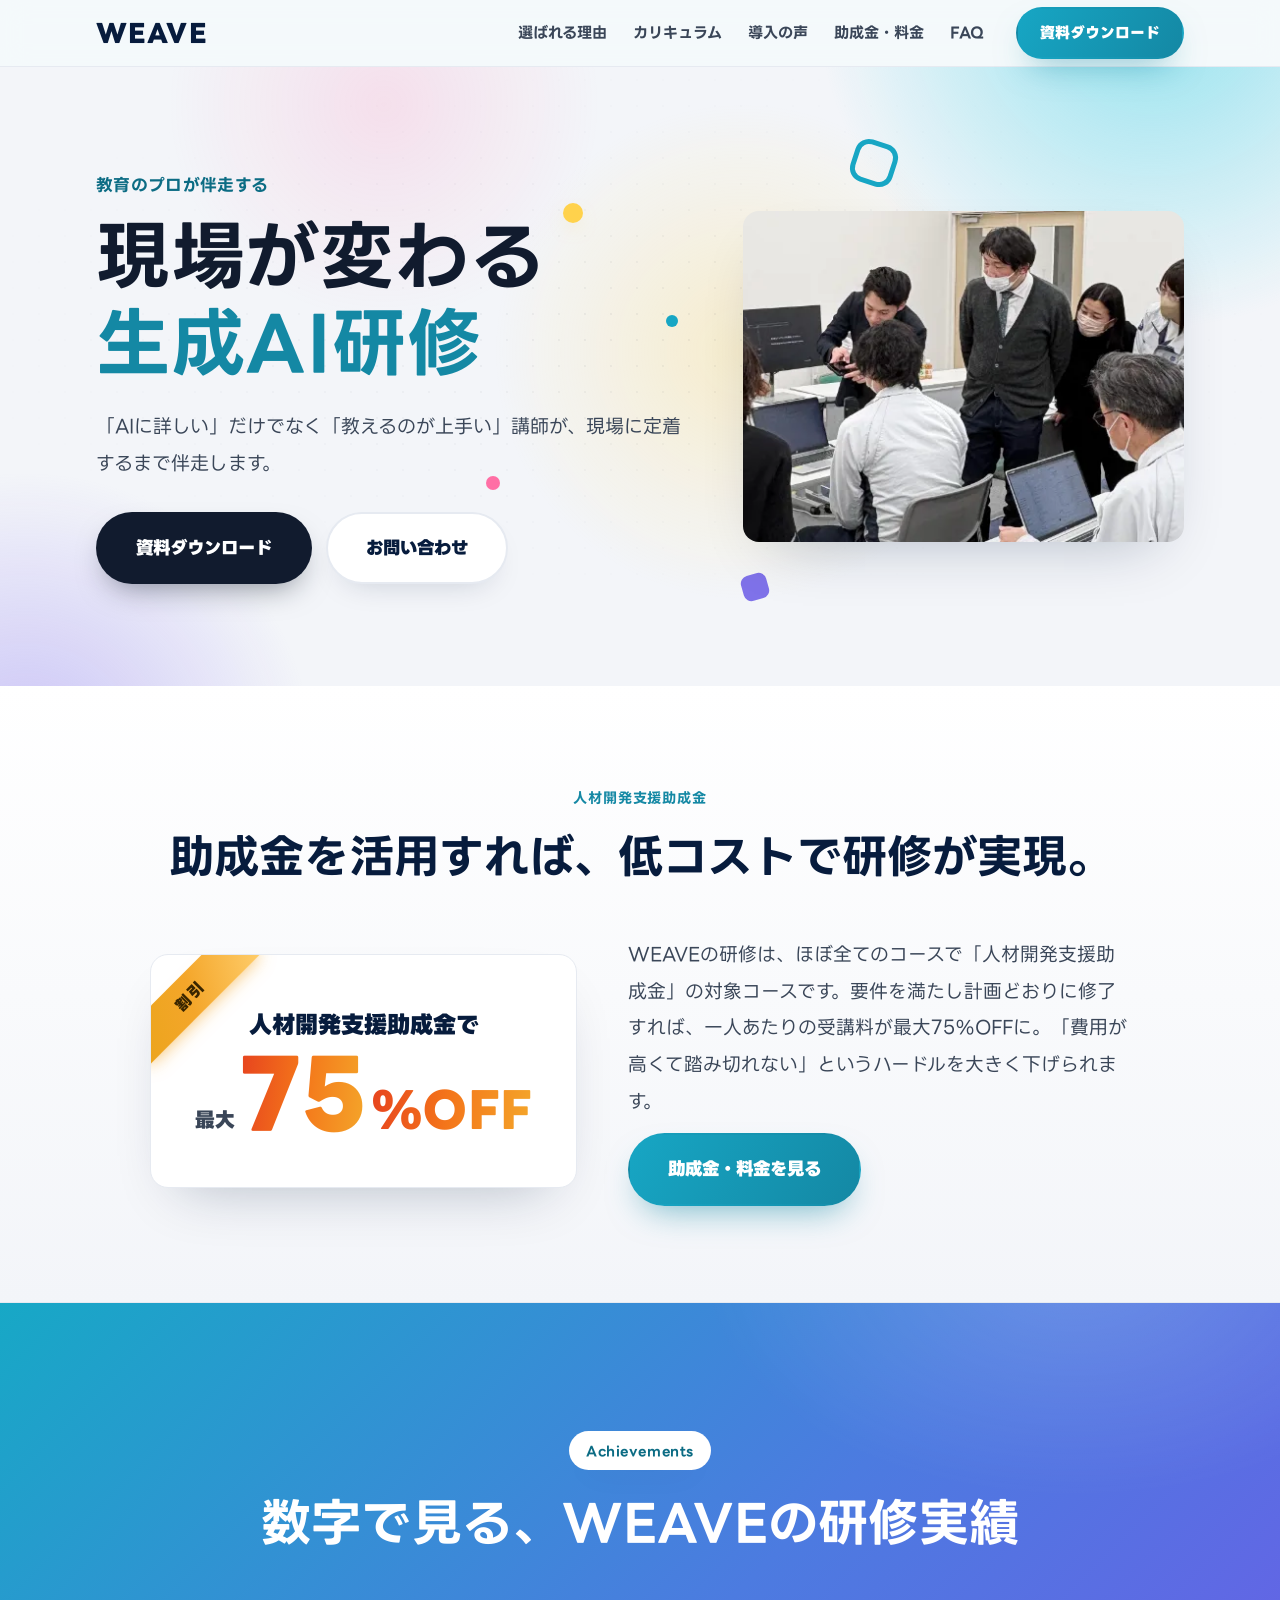
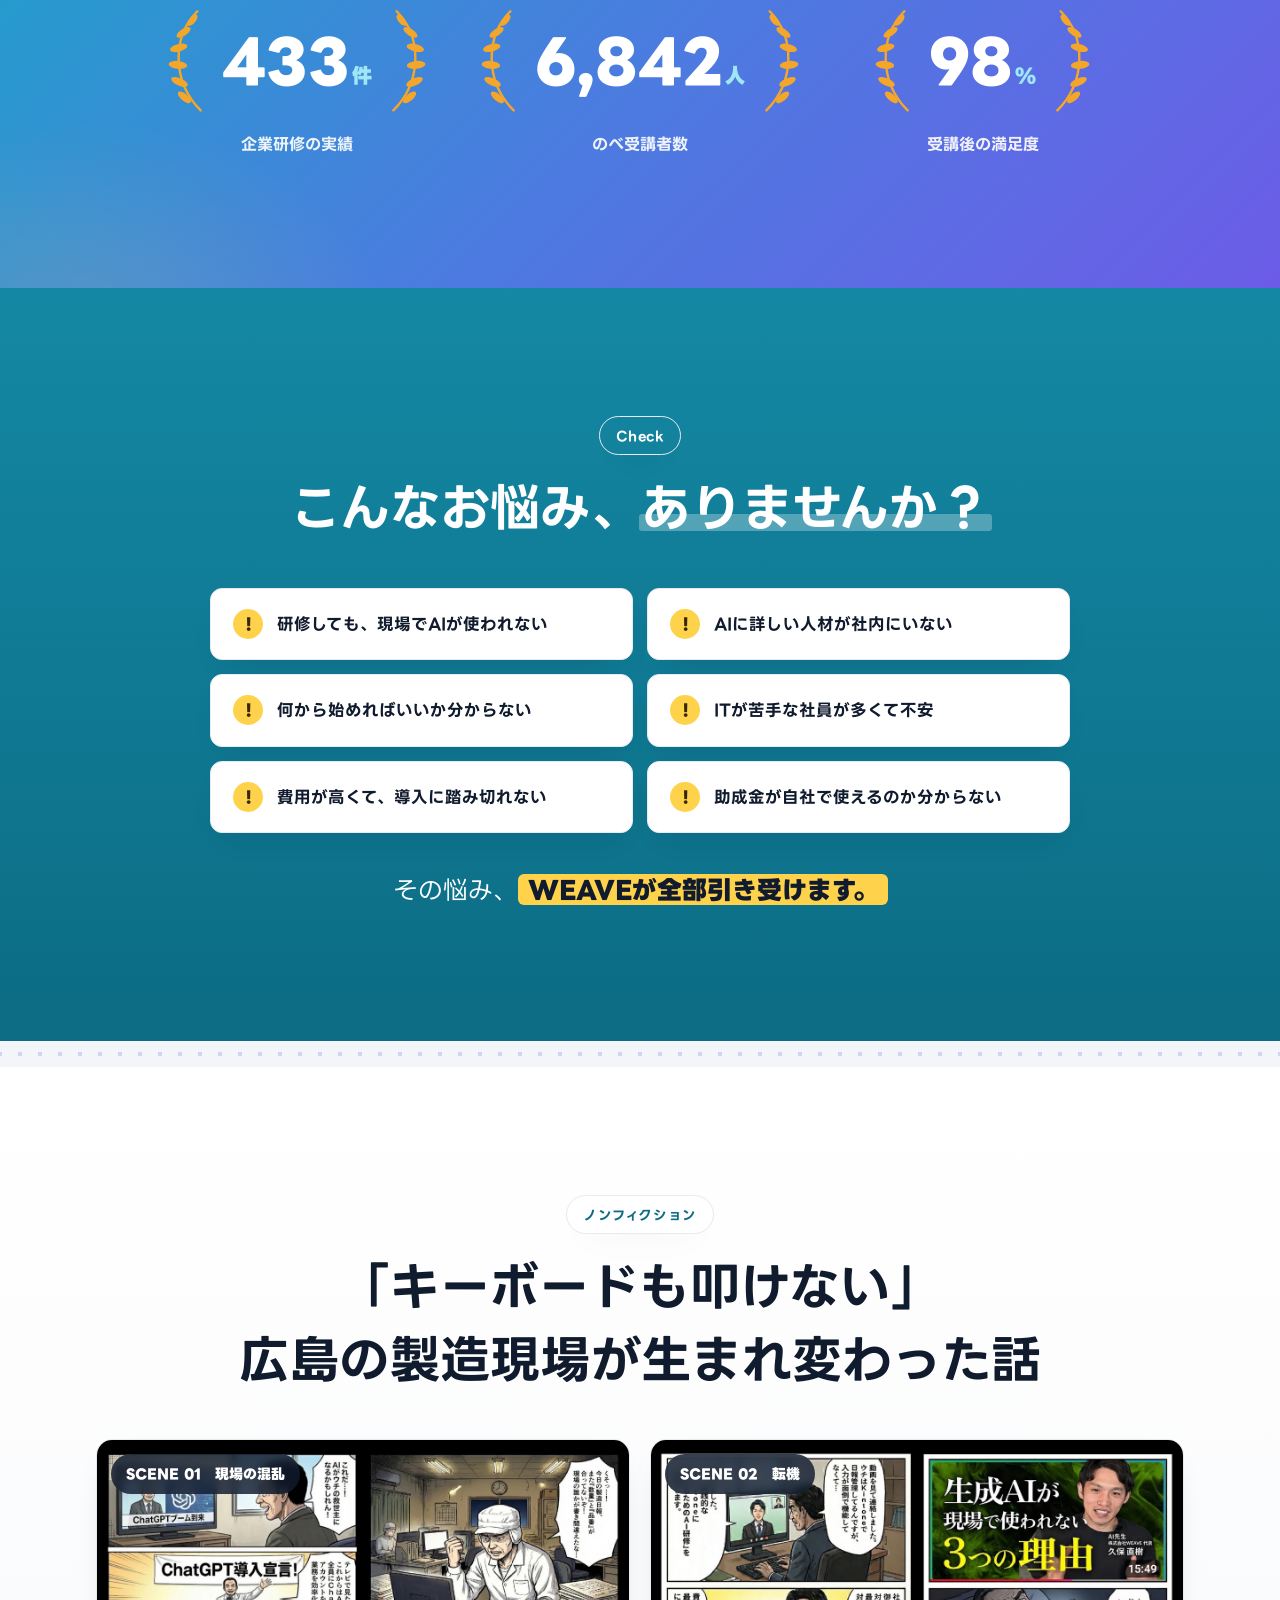
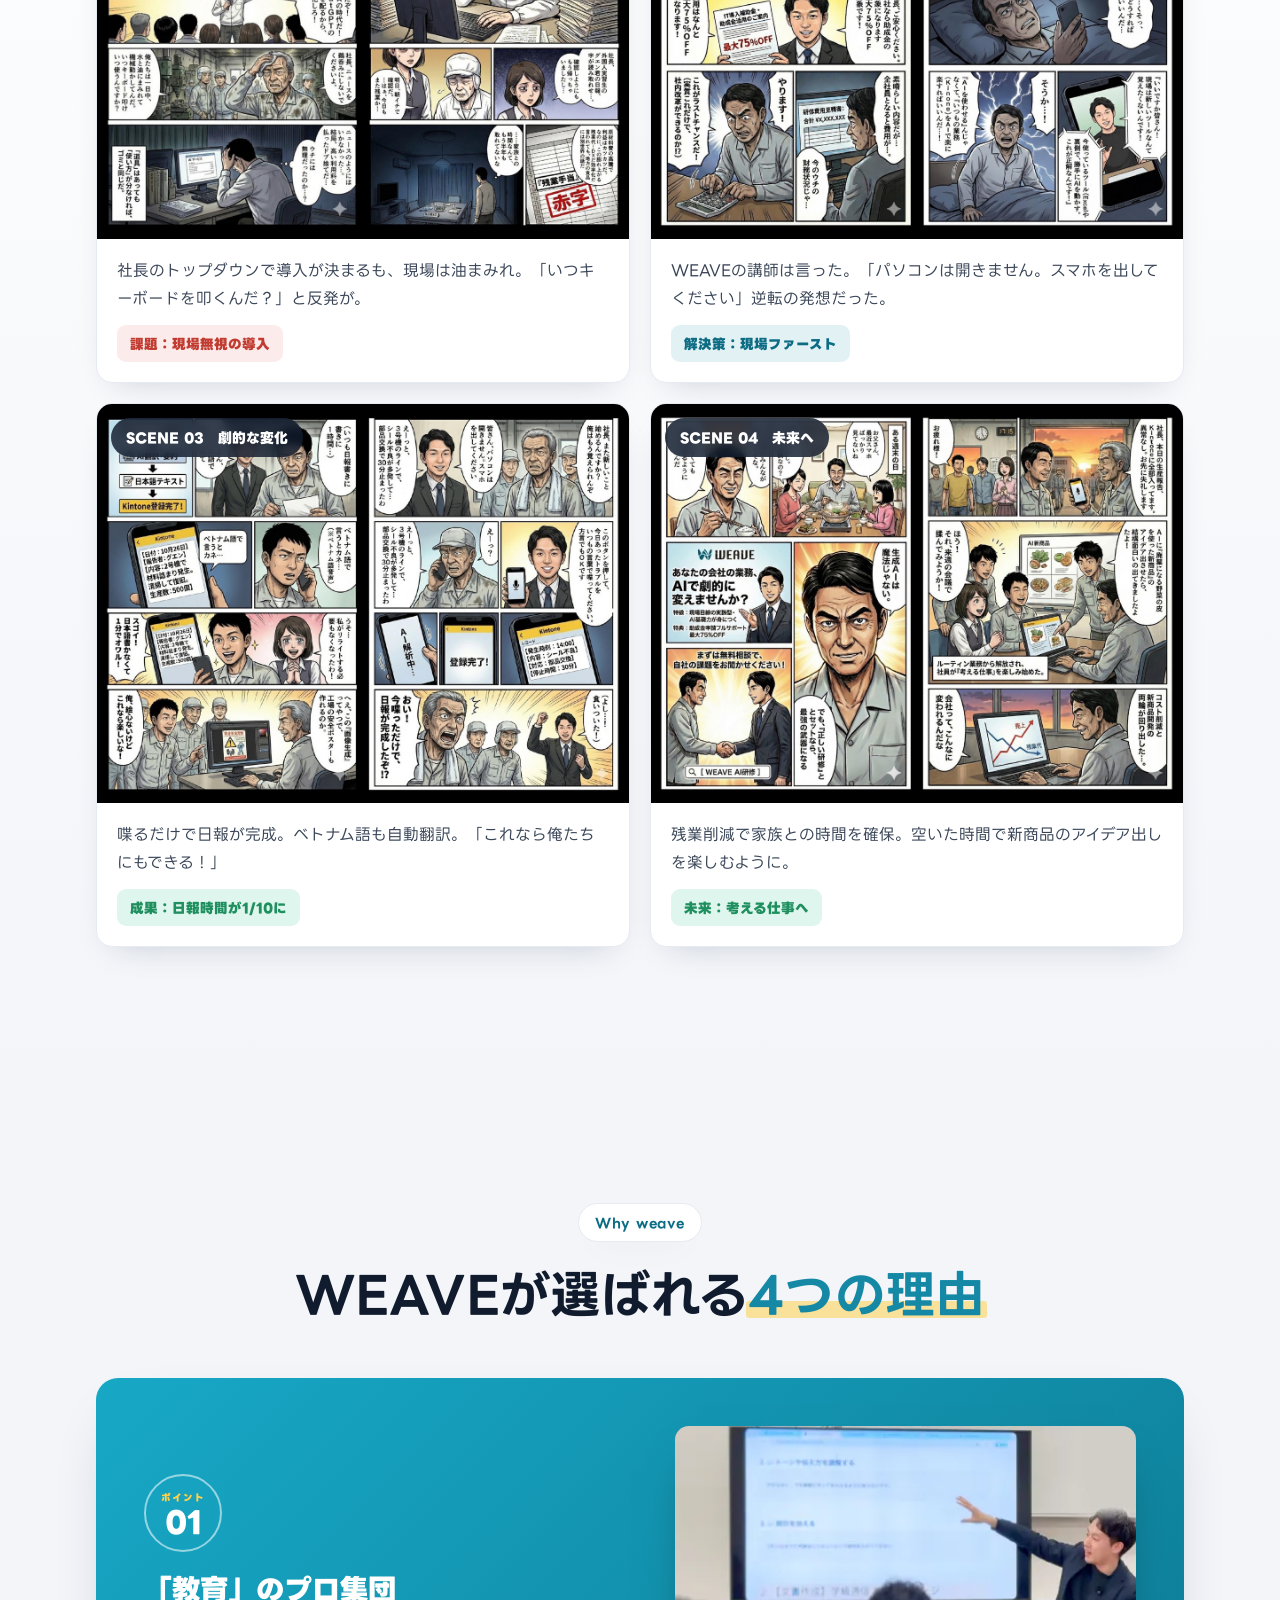
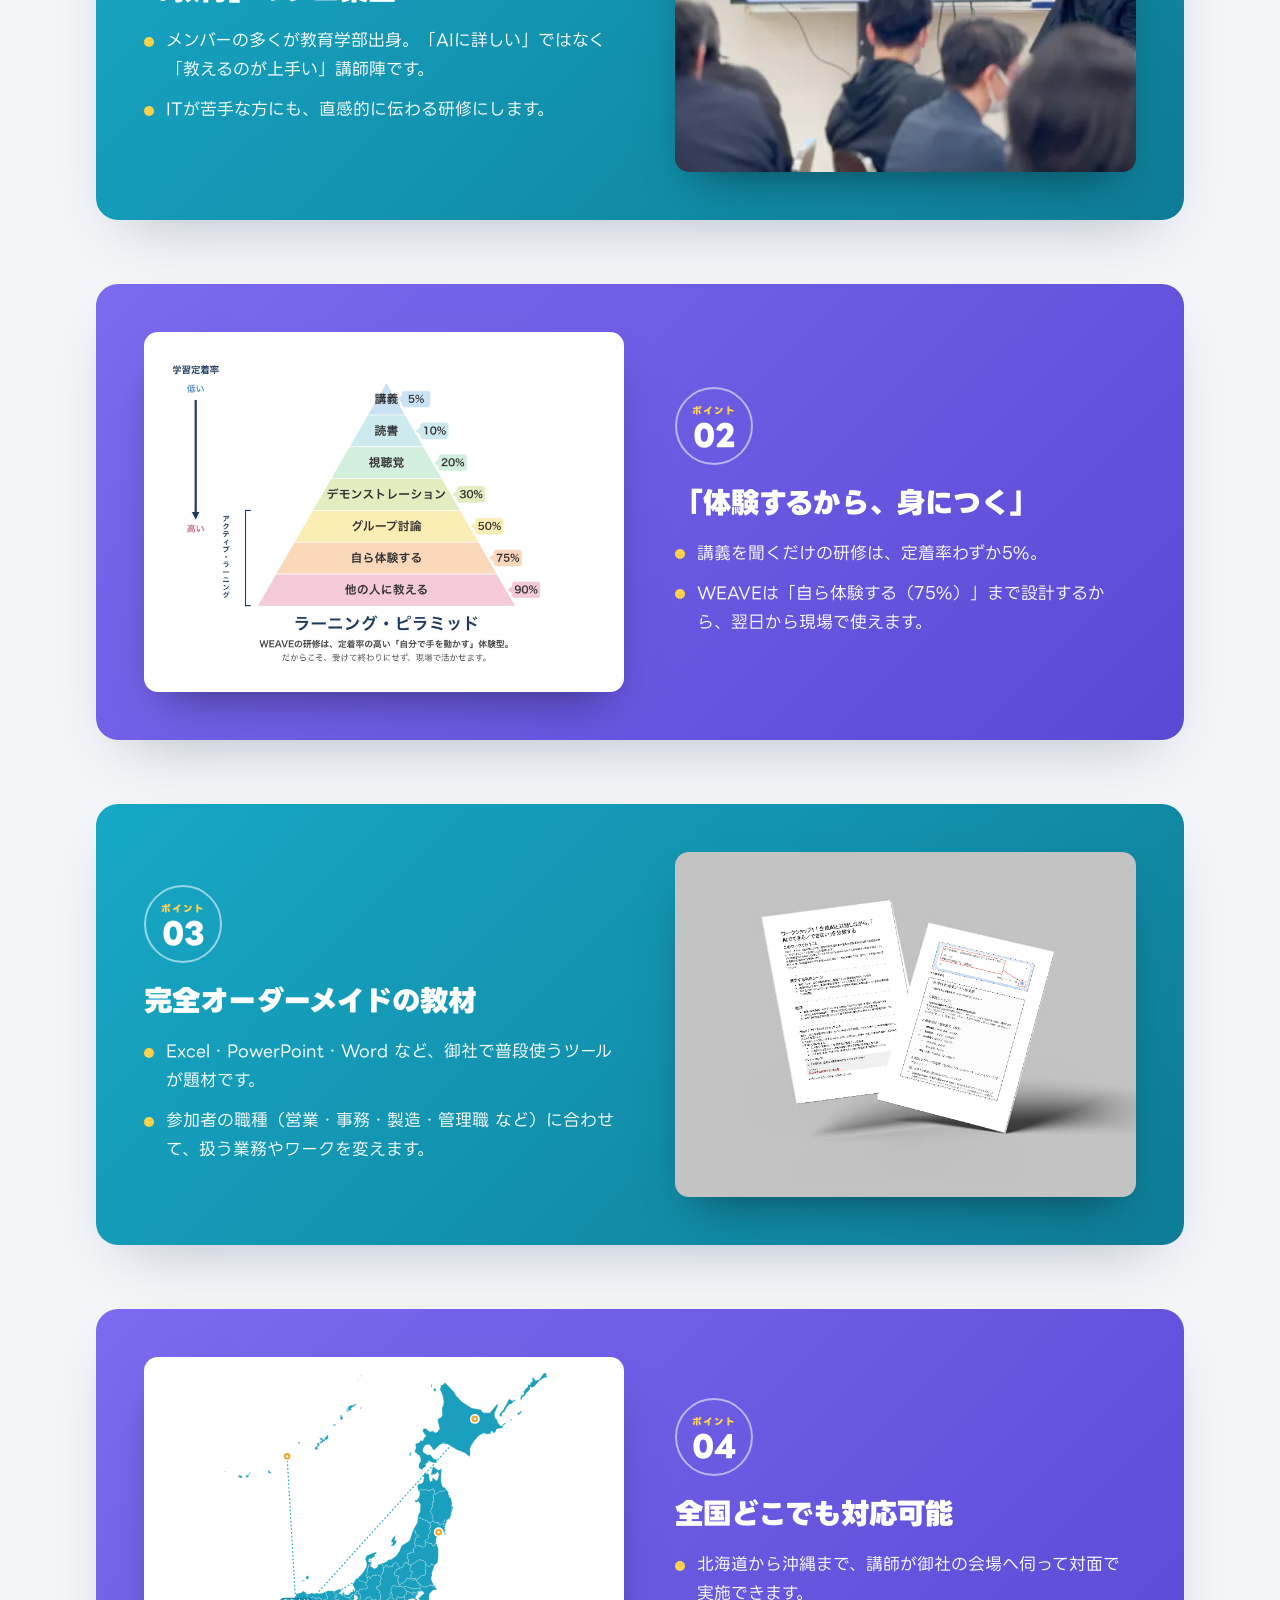
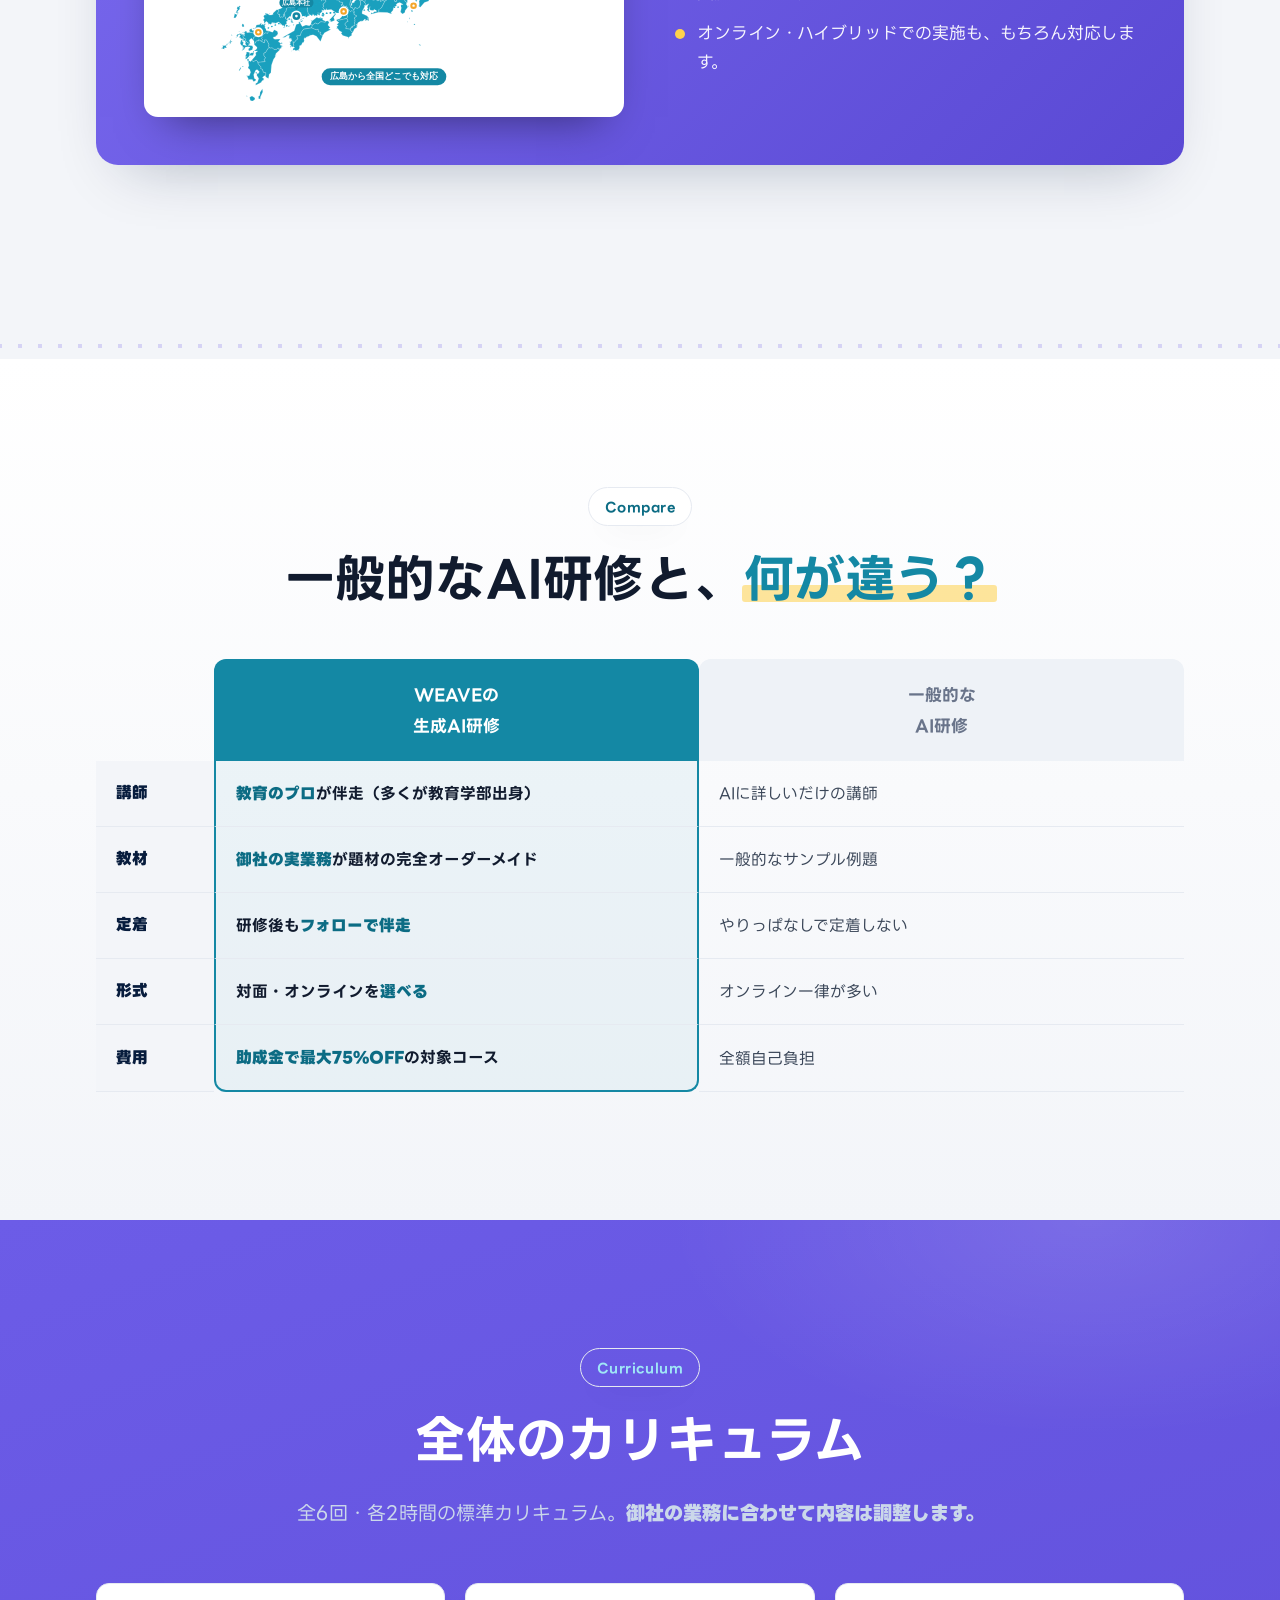
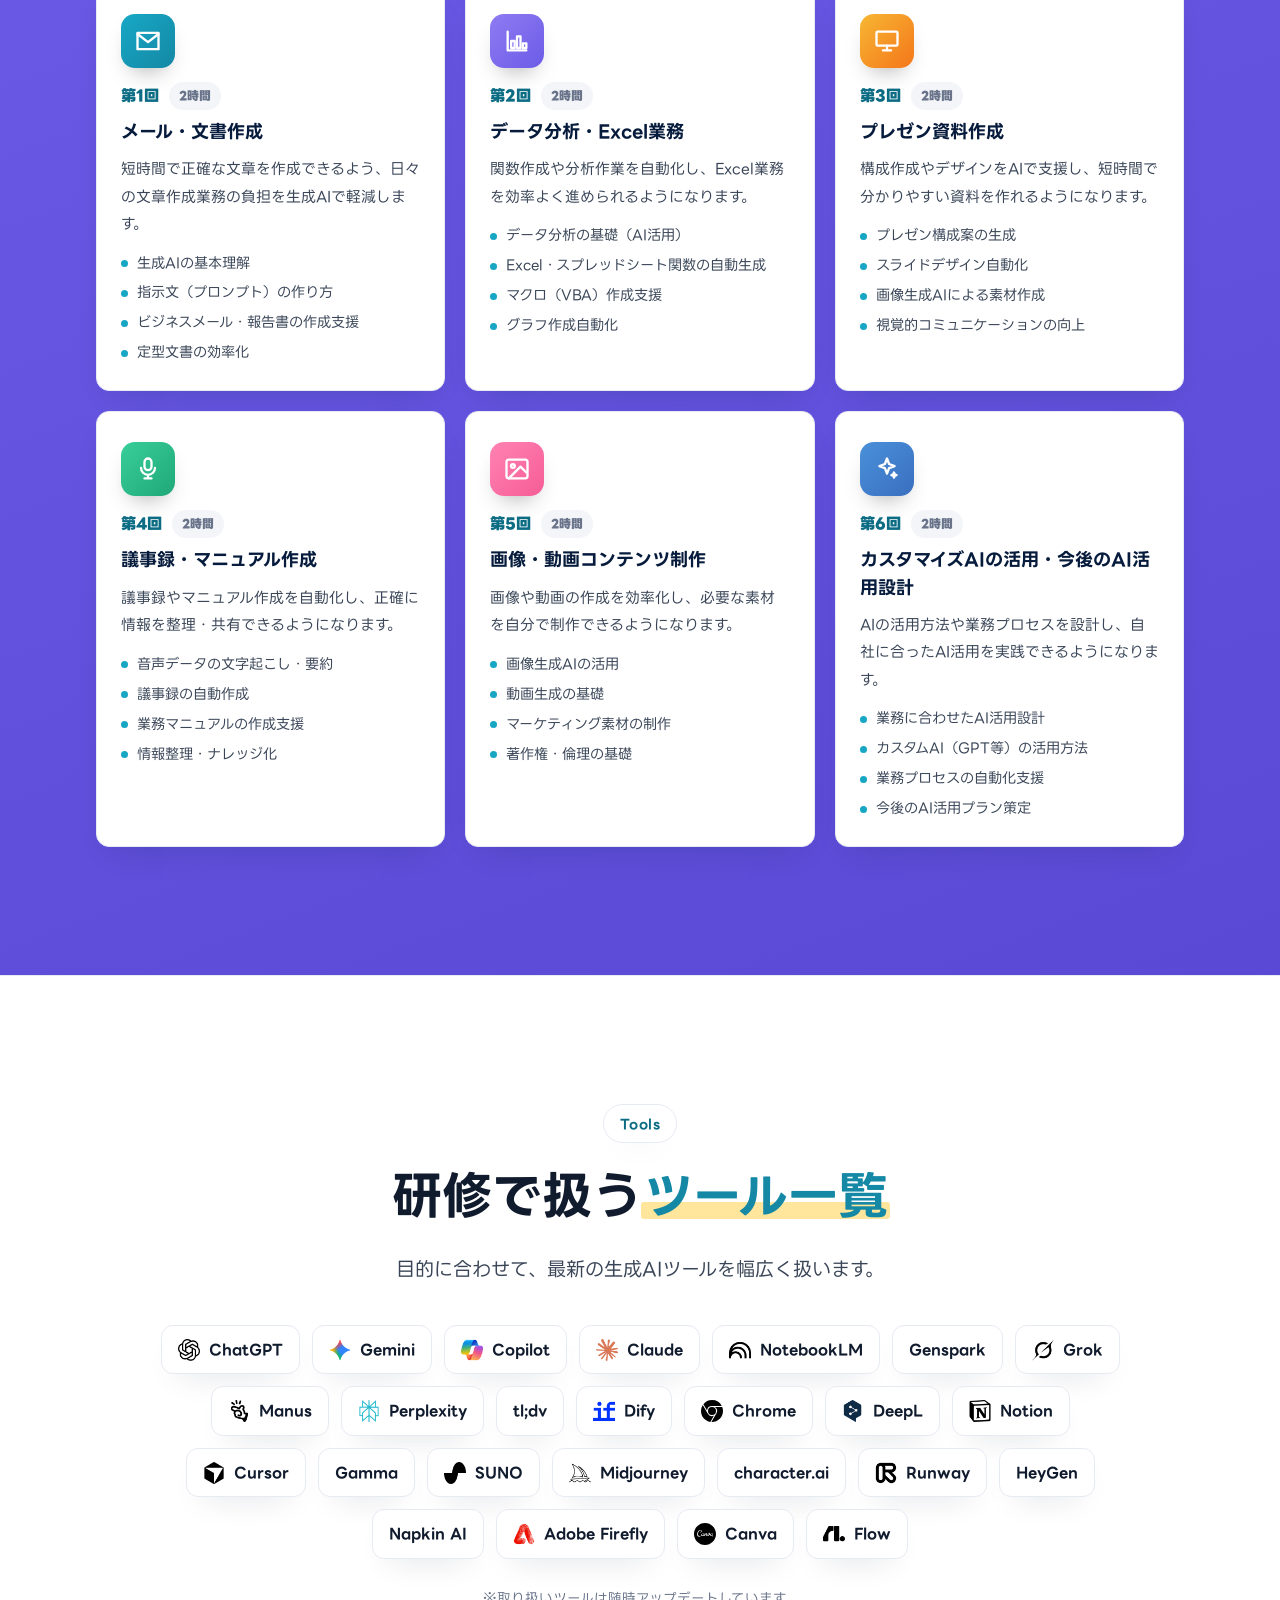
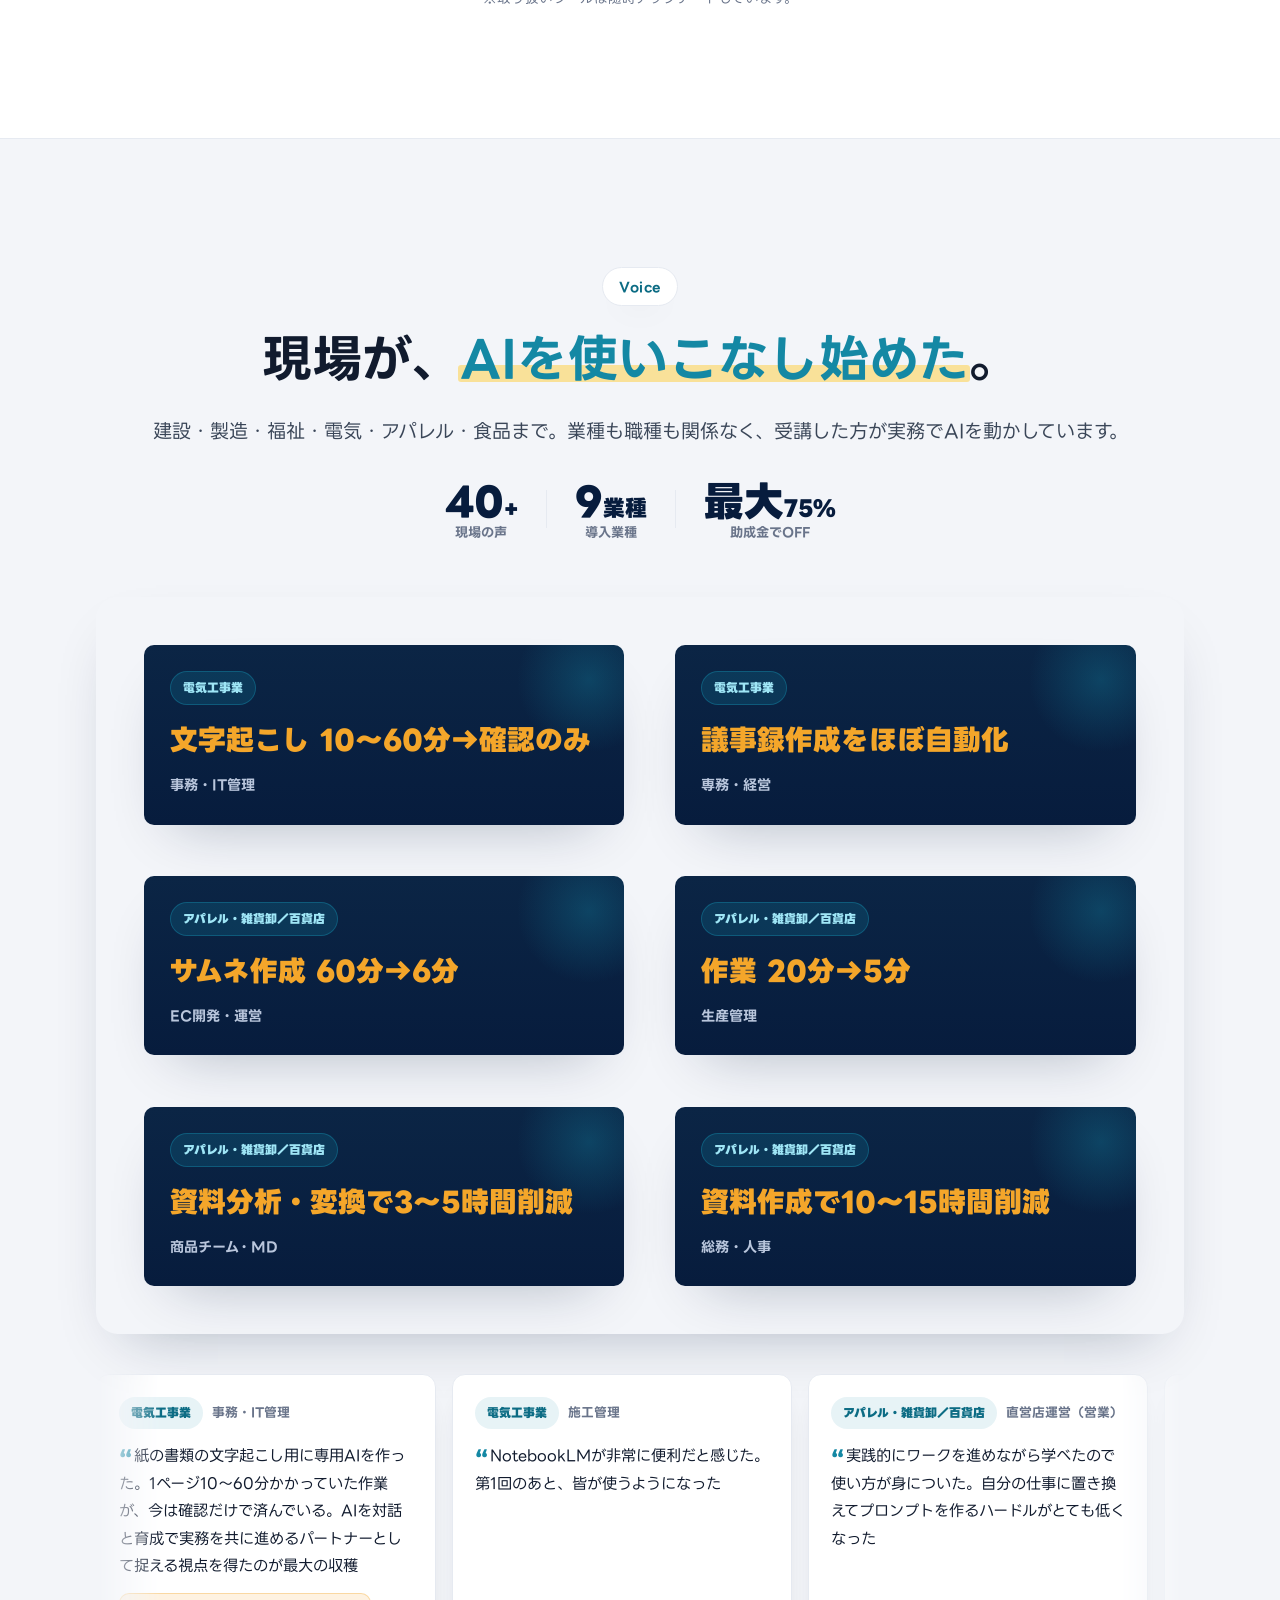
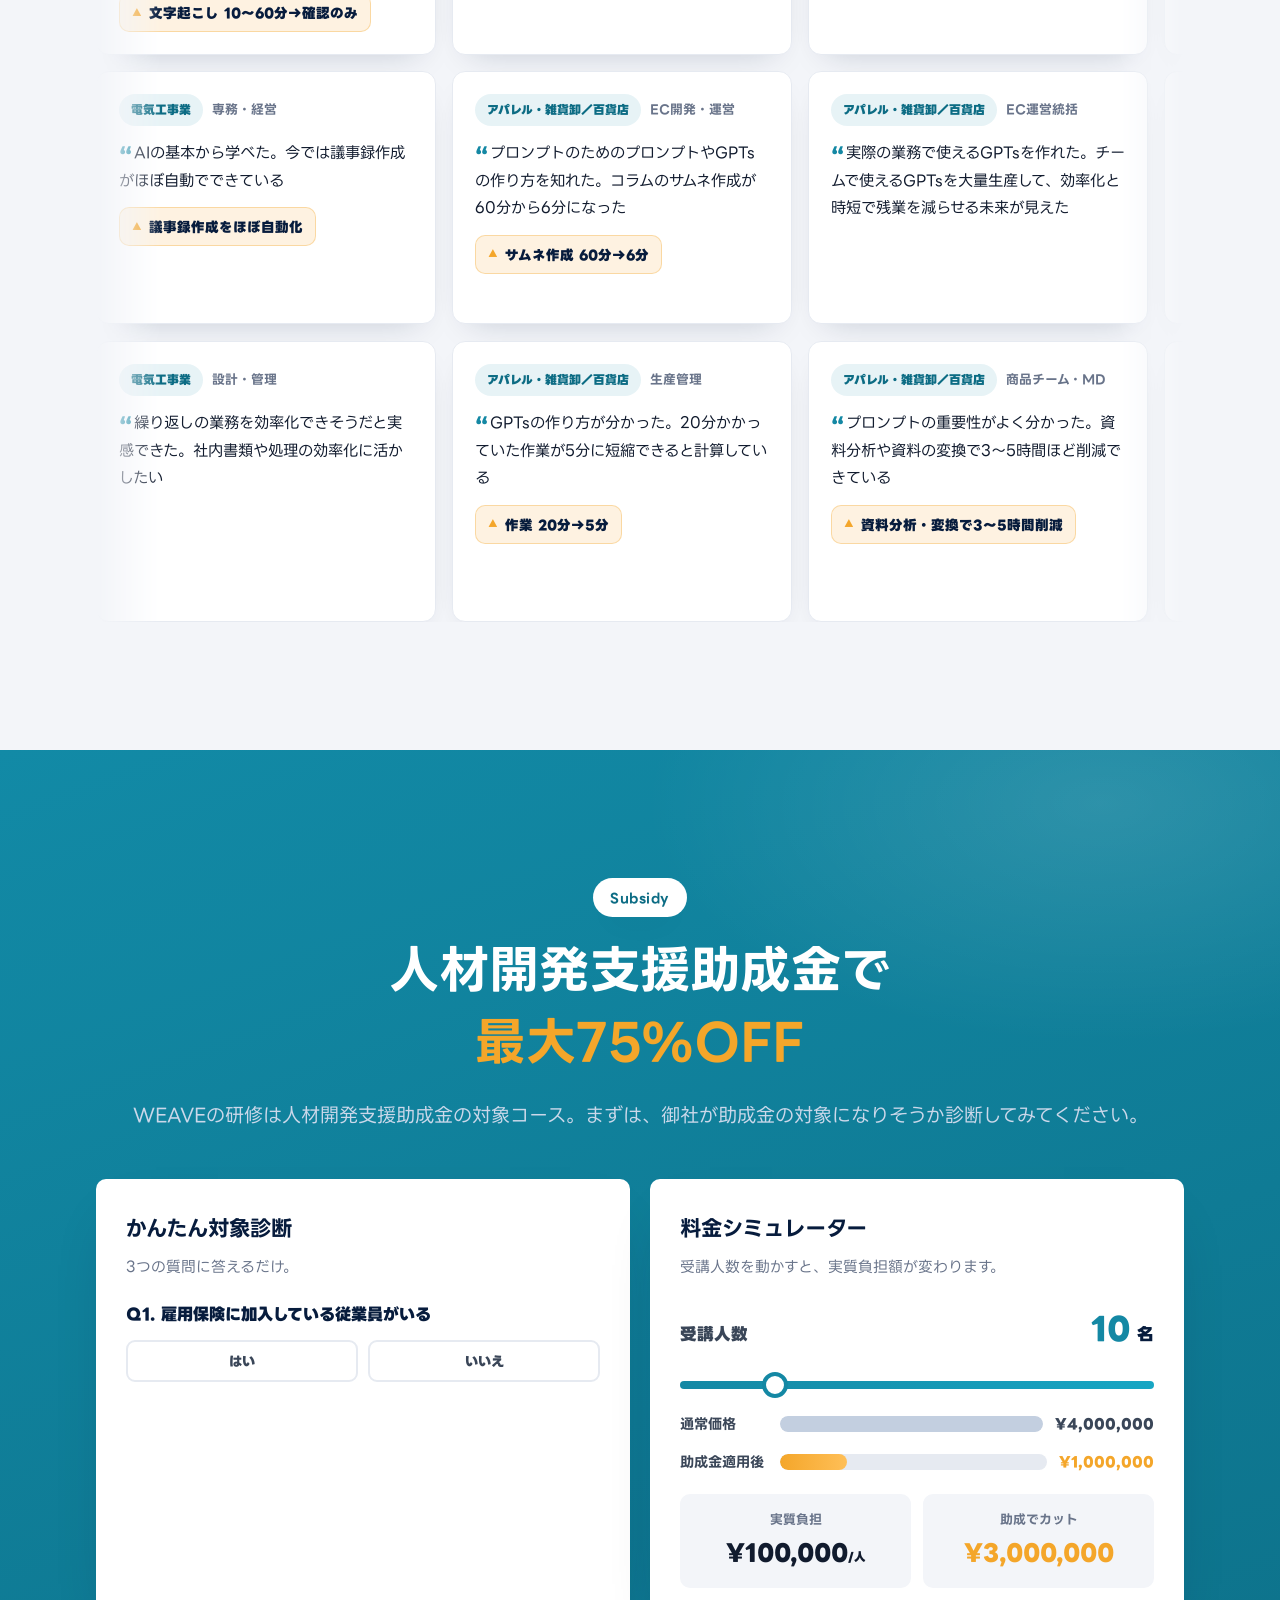
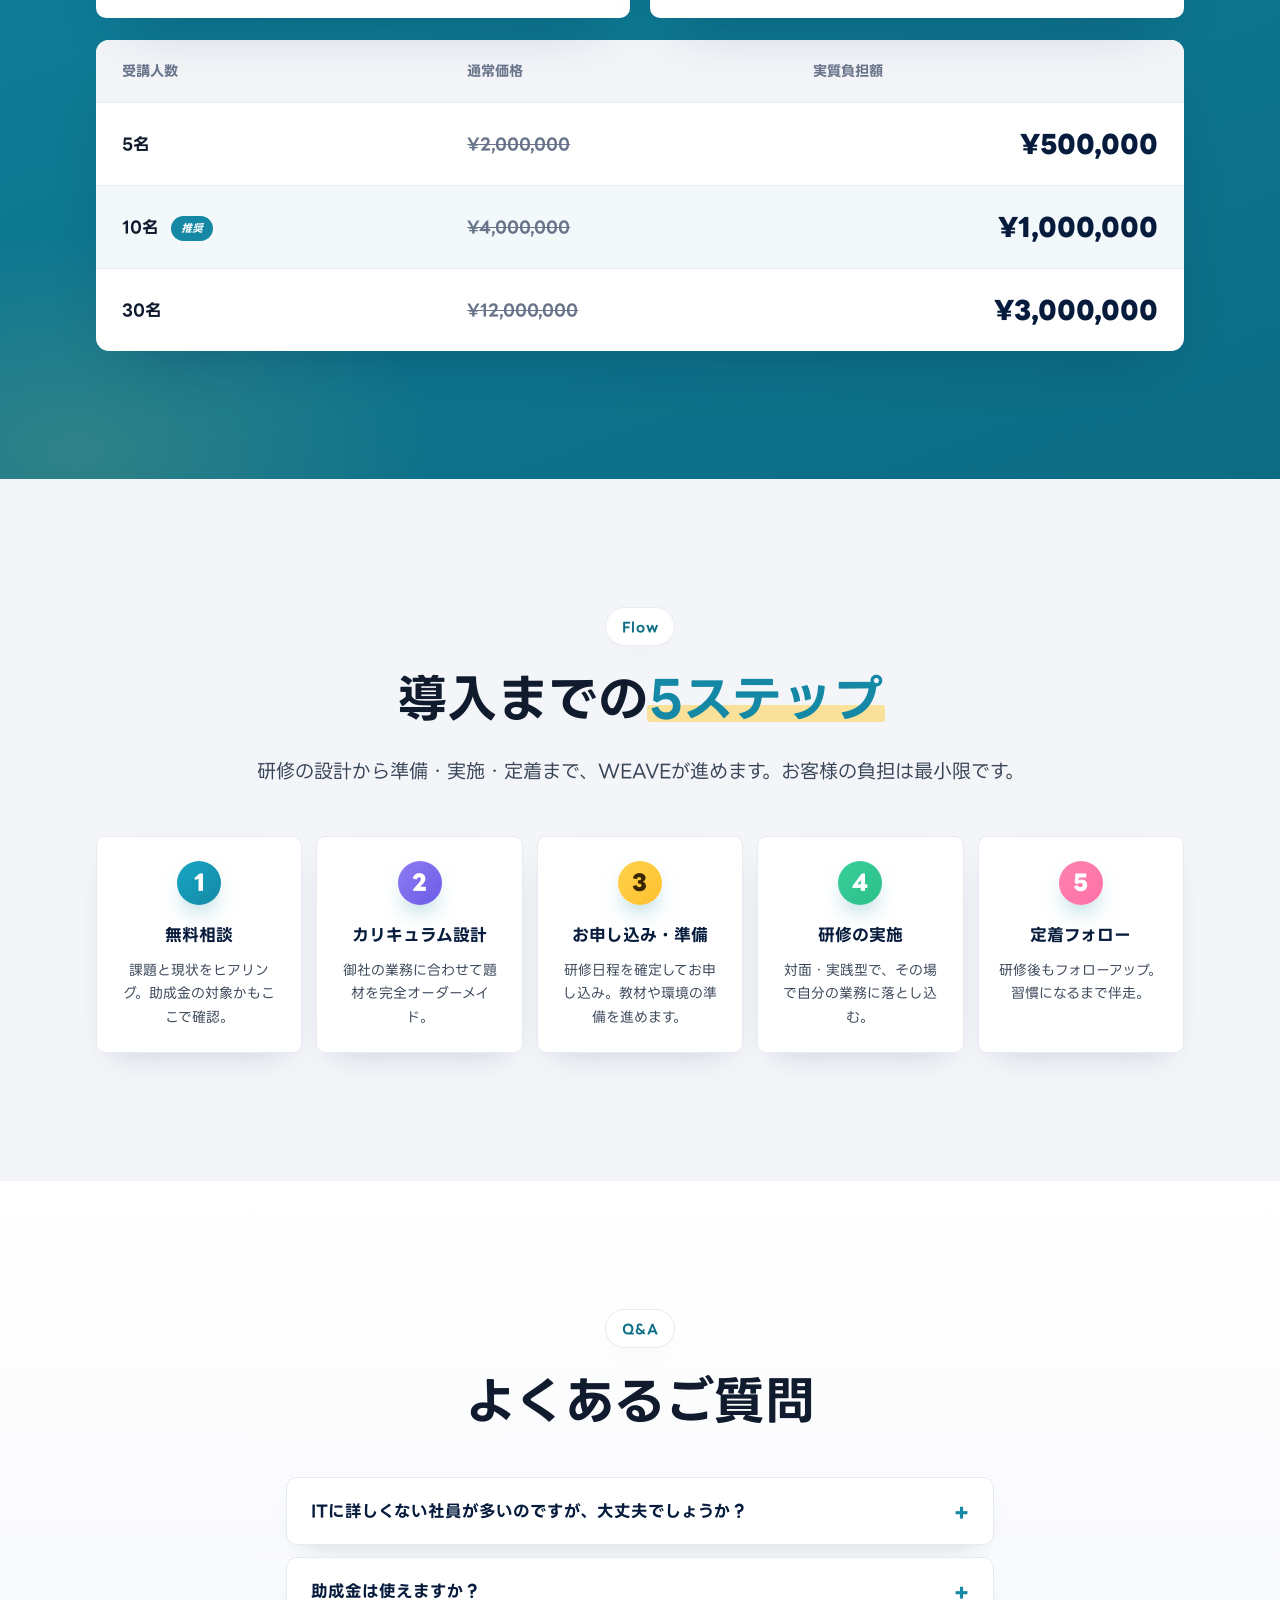
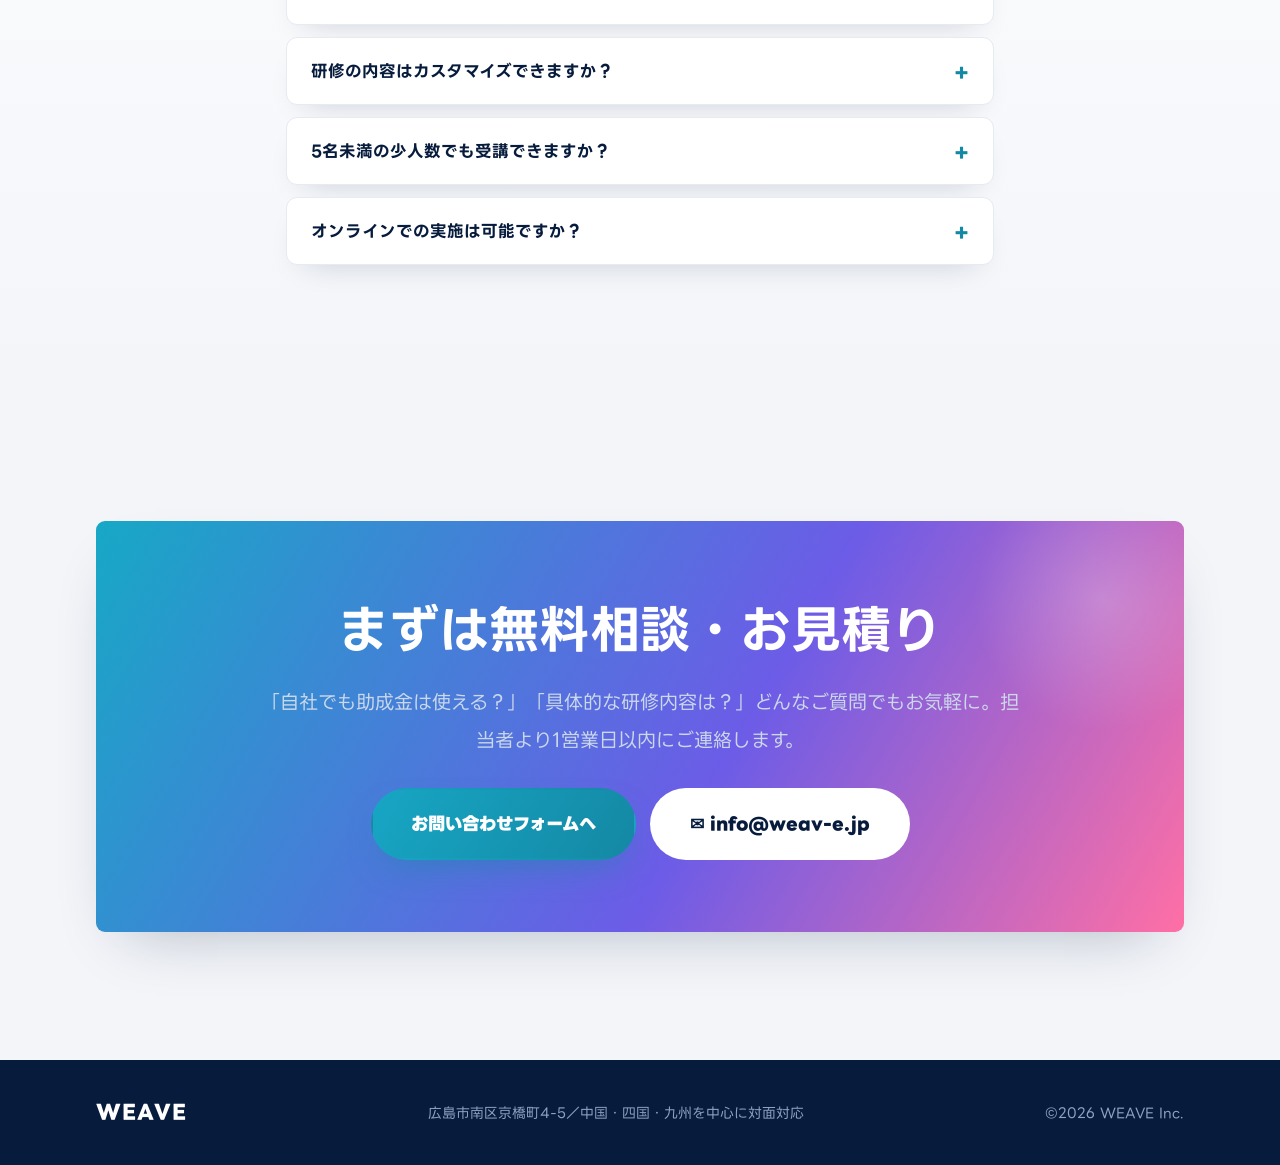
<file: index.html>
<!DOCTYPE html>
<html lang="ja">
<head>
<meta charset="UTF-8">
<meta name="viewport" content="width=device-width, initial-scale=1.0">
<title>助成金で生成AI研修が最大75%OFF・現場実践型｜WEAVE</title>
<link rel="preconnect" href="https://fonts.googleapis.com">
<link rel="preconnect" href="https://fonts.gstatic.com" crossorigin>
<link href="https://fonts.googleapis.com/css2?family=LINE+Seed+JP:wght@400;700;800&family=Noto+Sans+JP:wght@400;500;700;800&display=swap" rel="stylesheet">
<link rel="stylesheet" href="styles.css">
</head>
<body>

<!-- ===== ヘッダー ===== -->
<header class="hd">
  <div class="hd-in wrap">
    <div class="logo round">WEAVE</div>
    <nav class="nav">
      <a href="#reason">選ばれる理由</a>
      <a href="#curriculum">カリキュラム</a>
      <a href="#voice">導入の声</a>
      <a href="#subsidy">助成金・料金</a>
      <a href="#faq">FAQ</a>
    </nav>
    <a href="#contact" class="btn btn-teal btn-sm">資料ダウンロード</a>
  </div>
</header>

<!-- ===== 1. ヒーロー（シンプル） ===== -->
<section class="hero">
  <div class="hero-bg"></div>
  <span class="cf cf1"></span><span class="cf cf2"></span><span class="cf cf3"></span><span class="cf cf4"></span><span class="cf cf5"></span>
  <div class="wrap hero-in">
    <div class="hero-copy reveal">
      <p class="hero-sub round">教育のプロが伴走する</p>
      <h1 class="hero-h1 round">現場が変わる<br><span class="mk">生成AI研修</span></h1>
      <p class="hero-lead">「AIに詳しい」だけでなく「教えるのが上手い」講師が、現場に定着するまで伴走します。</p>
      <div class="hero-cta">
        <a href="#contact" class="btn btn-primary btn-lg">資料ダウンロード</a>
        <a href="#contact" class="btn btn-ghost btn-lg">お問い合わせ</a>
      </div>
    </div>
    <div class="hero-card reveal">
      <img class="hc-photo" src="assets/img/hero.webp" alt="現場で生成AIを学ぶ研修の様子">
    </div>
  </div>
</section>

<!-- ===== 助成金訴求（ファーストビュー直下・デジLIG参考） ===== -->
<section class="save" id="save">
  <div class="wrap">
    <div class="save-head center">
      <p class="save-eyebrow round">人材開発支援助成金</p>
      <h2 class="save-h round">助成金を活用すれば、<br class="sp">低コストで研修が実現。</h2>
    </div>
    <div class="save-in">
      <div class="save-card reveal">
        <span class="save-ribbon round">割引</span>
        <p class="save-card-t round">人材開発支援助成金で</p>
        <p class="save-card-big round"><small>最大</small><b>75</b><em>%OFF</em></p>
      </div>
      <div class="save-copy reveal">
        <p class="save-lead">WEAVEの研修は、ほぼ全てのコースで「人材開発支援助成金」の対象コースです。要件を満たし計画どおりに修了すれば、一人あたりの受講料が最大75%OFFに。「費用が高くて踏み切れない」というハードルを大きく下げられます。</p>
        <a href="#subsidy" class="btn btn-teal btn-lg">助成金・料金を見る</a>
      </div>
    </div>
  </div>
</section>

<!-- ===== 実績（草冠バッジ） ===== -->
<svg width="0" height="0" style="position:absolute" aria-hidden="true"><symbol id="laurel" viewBox="0 0 64 132">
  <path d="M50 128 Q24 102 23 66 Q22 30 46 6" fill="none" stroke="currentColor" stroke-width="3" stroke-linecap="round"/>
  <g fill="currentColor">
    <ellipse cx="30" cy="112" rx="10" ry="4.3" transform="rotate(40 30 112)"/>
    <ellipse cx="24" cy="93" rx="11" ry="4.6" transform="rotate(24 24 93)"/>
    <ellipse cx="22" cy="72" rx="11.5" ry="4.8" transform="rotate(6 22 72)"/>
    <ellipse cx="23" cy="51" rx="11" ry="4.6" transform="rotate(-14 23 51)"/>
    <ellipse cx="29" cy="32" rx="10" ry="4.3" transform="rotate(-33 29 32)"/>
    <ellipse cx="40" cy="17" rx="8.5" ry="3.9" transform="rotate(-50 40 17)"/>
  </g>
</symbol></svg>
<section class="section stats" id="stats">
  <div class="stats-bg"></div>
  <div class="wrap center">
    <span class="eyebrow light">Achievements</span>
    <h2 class="h2 white">数字で見る、WEAVEの研修実績</h2>
    <div class="badges b3">
      <div class="badge-c reveal"><div class="laurel-num"><svg class="lf"><use href="#laurel"/></svg><b>433<small>件</small></b><svg class="lf r"><use href="#laurel"/></svg></div><span>企業研修の実績</span></div>
      <div class="badge-c reveal"><div class="laurel-num"><svg class="lf"><use href="#laurel"/></svg><b>6,842<small>人</small></b><svg class="lf r"><use href="#laurel"/></svg></div><span>のべ受講者数</span></div>
      <div class="badge-c reveal"><div class="laurel-num"><svg class="lf"><use href="#laurel"/></svg><b>98<small>%</small></b><svg class="lf r"><use href="#laurel"/></svg></div><span>受講後の満足度</span></div>
    </div>
  </div>
</section>

<!-- ===== お悩みチェックリスト ===== -->
<section class="section worry" id="worry">
  <div class="wrap">
    <div class="center">
      <span class="eyebrow">Check</span>
      <h2 class="h2">こんなお悩み、<span class="mk">ありませんか？</span></h2>
    </div>
    <ul class="worry-list">
      <li class="reveal">研修しても、現場でAIが使われない</li>
      <li class="reveal">AIに詳しい人材が社内にいない</li>
      <li class="reveal">何から始めればいいか分からない</li>
      <li class="reveal">ITが苦手な社員が多くて不安</li>
      <li class="reveal">費用が高くて、導入に踏み切れない</li>
      <li class="reveal">助成金が自社で使えるのか分からない</li>
    </ul>
    <p class="worry-cta center round">その悩み、<b>WEAVEが全部引き受けます。</b></p>
  </div>
</section>

<div class="dots-div"></div>

<!-- ===== ストーリー（漫画・2×2） ===== -->
<section class="section story" id="story">
  <div class="wrap center">
    <span class="eyebrow">ノンフィクション</span>
    <h2 class="h2">「キーボードも叩けない」<br>広島の製造現場が生まれ変わった話</h2>
  </div>
  <div class="wrap manga-grid">
    <figure class="manga reveal">
      <span class="mtag round">SCENE 01　現場の混乱</span>
      <img src="assets/img/manga1.jpg" alt="現場の混乱：ChatGPT導入宣言に現場が反発する漫画">
      <figcaption class="mcap"><p>社長のトップダウンで導入が決まるも、現場は油まみれ。「いつキーボードを叩くんだ？」と反発が。</p><span class="mflag bad">課題：現場無視の導入</span></figcaption>
    </figure>
    <figure class="manga reveal">
      <span class="mtag round">SCENE 02　転機</span>
      <img src="assets/img/manga2.jpg" alt="転機：助成金でAI研修を導入する決断の漫画">
      <figcaption class="mcap"><p>WEAVEの講師は言った。「パソコンは開きません。スマホを出してください」逆転の発想だった。</p><span class="mflag mid">解決策：現場ファースト</span></figcaption>
    </figure>
    <figure class="manga reveal">
      <span class="mtag round">SCENE 03　劇的な変化</span>
      <img src="assets/img/manga3.jpg" alt="劇的な変化：スマホで喋るだけで日報が完成する漫画">
      <figcaption class="mcap"><p>喋るだけで日報が完成。ベトナム語も自動翻訳。「これなら俺たちにもできる！」</p><span class="mflag good">成果：日報時間が1/10に</span></figcaption>
    </figure>
    <figure class="manga reveal">
      <span class="mtag round">SCENE 04　未来へ</span>
      <img src="assets/img/manga4.jpg" alt="未来へ：残業が減り家族との時間が戻る漫画">
      <figcaption class="mcap"><p>残業削減で家族との時間を確保。空いた時間で新商品のアイデア出しを楽しむように。</p><span class="mflag good">未来：考える仕事へ</span></figcaption>
    </figure>
  </div>
</section>

<!-- ===== 選ばれる理由（asobu踏襲・ポイント4つ） ===== -->
<section class="section reason" id="reason">
  <div class="wrap center">
    <span class="eyebrow">Why weave</span>
    <h2 class="h2">WEAVEが選ばれる<span class="mk">4つの理由</span></h2>
  </div>
  <div class="wrap feat-list">
    <div class="feat feat-teal reveal">
      <div class="feat-body">
        <span class="pt round"><i>ポイント</i><b>01</b></span>
        <h3>「教育」のプロ集団</h3>
        <ul>
          <li>メンバーの多くが教育学部出身。「AIに詳しい」ではなく「教えるのが上手い」講師陣です。</li>
          <li>ITが苦手な方にも、直感的に伝わる研修にします。</li>
        </ul>
      </div>
      <div class="feat-visual"><div class="fv-box"><img class="fv-cover" src="assets/img/koushi.webp" alt="講師が解説する様子"></div></div>
    </div>

    <div class="feat feat-purple rev reveal">
      <div class="feat-body">
        <span class="pt round"><i>ポイント</i><b>02</b></span>
        <h3>「体験するから、身につく」</h3>
        <ul>
          <li>講義を聞くだけの研修は、定着率わずか5%。</li>
          <li>WEAVEは「自ら体験する（75%）」まで設計するから、翌日から現場で使えます。</li>
        </ul>
      </div>
      <div class="feat-visual"><div class="fv-box fv-white"><img class="fv-contain" src="assets/img/learning-pyramid.jpg" alt="ラーニングピラミッド：学習定着率は自ら体験する75%・人に教える90%"></div></div>
    </div>

    <div class="feat feat-teal reveal">
      <div class="feat-body">
        <span class="pt round"><i>ポイント</i><b>03</b></span>
        <h3>完全オーダーメイドの教材</h3>
        <ul>
          <li>Excel・PowerPoint・Word など、御社で普段使うツールが題材です。</li>
          <li>参加者の職種（営業・事務・製造・管理職 など）に合わせて、扱う業務やワークを変えます。</li>
        </ul>
      </div>
      <div class="feat-visual"><div class="fv-box"><img class="fv-cover" src="assets/img/ordermade-docs.png" alt="御社の業務に合わせて作るオーダーメイドの研修手順書"></div></div>
    </div>

    <div class="feat feat-purple rev reveal">
      <div class="feat-body">
        <span class="pt round"><i>ポイント</i><b>04</b></span>
        <h3>全国どこでも対応可能</h3>
        <ul>
          <li>北海道から沖縄まで、講師が御社の会場へ伺って対面で実施できます。</li>
          <li>オンライン・ハイブリッドでの実施も、もちろん対応します。</li>
        </ul>
      </div>
      <div class="feat-visual"><div class="fv-box fv-white"><img class="fv-contain" src="assets/img/japan-map-hub.svg" alt="広島本社から北海道・東京・大阪・福岡・沖縄など全国へ対応することを示す日本地図"></div></div>
    </div>
  </div>
</section>

<div class="dots-div"></div>

<!-- ===== 比較表 ===== -->
<section class="section compare" id="compare">
  <div class="wrap center">
    <span class="eyebrow">Compare</span>
    <h2 class="h2">一般的なAI研修と、<span class="mk">何が違う？</span></h2>
  </div>
  <div class="wrap ctbl-wrap">
    <table class="ctbl">
      <thead><tr><th class="corner"></th><th class="me round">WEAVEの<br>生成AI研修</th><th class="other round">一般的な<br>AI研修</th></tr></thead>
      <tbody>
        <tr><th>講師</th><td class="me"><b>教育のプロ</b>が伴走（多くが教育学部出身）</td><td>AIに詳しいだけの講師</td></tr>
        <tr><th>教材</th><td class="me"><b>御社の実業務</b>が題材の完全オーダーメイド</td><td>一般的なサンプル例題</td></tr>
        <tr><th>定着</th><td class="me">研修後も<b>フォローで伴走</b></td><td>やりっぱなしで定着しない</td></tr>
        <tr><th>形式</th><td class="me">対面・オンラインを<b>選べる</b></td><td>オンライン一律が多い</td></tr>
        <tr><th>費用</th><td class="me"><b>助成金で最大75%OFF</b>の対象コース</td><td>全額自己負担</td></tr>
      </tbody>
    </table>
    <p class="ctbl-scroll sp">← スマホは横スクロールで比較できます →</p>
  </div>
</section>

<!-- ===== 5. カリキュラム ===== -->
<section class="section curriculum" id="curriculum">
  <div class="wrap center">
    <span class="eyebrow">Curriculum</span>
    <h2 class="h2">全体のカリキュラム</h2>
    <p class="lead">全6回・各2時間の標準カリキュラム。<b>御社の業務に合わせて内容は調整します。</b></p>
  </div>
  <div class="wrap grid3 cur">
    <div class="ccard reveal">
      <div class="cicon ci-1"><svg viewBox="0 0 24 24"><path d="M3 5h18v14H3z"/><path d="M3 6l9 7 9-7"/></svg></div>
      <div class="cmeta"><b>第1回</b><span>2時間</span></div>
      <h3>メール・文書作成</h3>
      <p>短時間で正確な文章を作成できるよう、日々の文章作成業務の負担を生成AIで軽減します。</p>
      <ul class="cwhat">
        <li>生成AIの基本理解</li>
        <li>指示文（プロンプト）の作り方</li>
        <li>ビジネスメール・報告書の作成支援</li>
        <li>定型文書の効率化</li>
      </ul>
    </div>
    <div class="ccard reveal">
      <div class="cicon ci-2"><svg viewBox="0 0 24 24"><path d="M4 20V4M4 20h16"/><rect x="7" y="12" width="3" height="6"/><rect x="12" y="8" width="3" height="10"/><rect x="17" y="14" width="3" height="4"/></svg></div>
      <div class="cmeta"><b>第2回</b><span>2時間</span></div>
      <h3>データ分析・Excel業務</h3>
      <p>関数作成や分析作業を自動化し、Excel業務を効率よく進められるようになります。</p>
      <ul class="cwhat">
        <li>データ分析の基礎（AI活用）</li>
        <li>Excel・スプレッドシート関数の自動生成</li>
        <li>マクロ（VBA）作成支援</li>
        <li>グラフ作成自動化</li>
      </ul>
    </div>
    <div class="ccard reveal">
      <div class="cicon ci-3"><svg viewBox="0 0 24 24"><rect x="3" y="4" width="18" height="12" rx="1"/><path d="M12 16v4M8.5 20h7"/></svg></div>
      <div class="cmeta"><b>第3回</b><span>2時間</span></div>
      <h3>プレゼン資料作成</h3>
      <p>構成作成やデザインをAIで支援し、短時間で分かりやすい資料を作れるようになります。</p>
      <ul class="cwhat">
        <li>プレゼン構成案の生成</li>
        <li>スライドデザイン自動化</li>
        <li>画像生成AIによる素材作成</li>
        <li>視覚的コミュニケーションの向上</li>
      </ul>
    </div>
    <div class="ccard reveal">
      <div class="cicon ci-4"><svg viewBox="0 0 24 24"><rect x="9" y="3" width="6" height="10" rx="3"/><path d="M6 11a6 6 0 0 0 12 0M12 17v3M9 20h6"/></svg></div>
      <div class="cmeta"><b>第4回</b><span>2時間</span></div>
      <h3>議事録・マニュアル作成</h3>
      <p>議事録やマニュアル作成を自動化し、正確に情報を整理・共有できるようになります。</p>
      <ul class="cwhat">
        <li>音声データの文字起こし・要約</li>
        <li>議事録の自動作成</li>
        <li>業務マニュアルの作成支援</li>
        <li>情報整理・ナレッジ化</li>
      </ul>
    </div>
    <div class="ccard reveal">
      <div class="cicon ci-5"><svg viewBox="0 0 24 24"><rect x="3" y="4" width="18" height="16" rx="2"/><circle cx="8.5" cy="9.5" r="1.6"/><path d="M20 15l-5-5L5 20"/></svg></div>
      <div class="cmeta"><b>第5回</b><span>2時間</span></div>
      <h3>画像・動画コンテンツ制作</h3>
      <p>画像や動画の作成を効率化し、必要な素材を自分で制作できるようになります。</p>
      <ul class="cwhat">
        <li>画像生成AIの活用</li>
        <li>動画生成の基礎</li>
        <li>マーケティング素材の制作</li>
        <li>著作権・倫理の基礎</li>
      </ul>
    </div>
    <div class="ccard reveal">
      <div class="cicon ci-6"><svg viewBox="0 0 24 24"><path d="M12 3l1.8 4.7L18.5 9.5 13.8 11.3 12 16l-1.8-4.7L5.5 9.5l4.7-1.8z"/><path d="M18 15l.6 1.6 1.6.6-1.6.6-.6 1.6-.6-1.6-1.6-.6 1.6-.6z"/></svg></div>
      <div class="cmeta"><b>第6回</b><span>2時間</span></div>
      <h3>カスタマイズAIの活用・今後のAI活用設計</h3>
      <p>AIの活用方法や業務プロセスを設計し、自社に合ったAI活用を実践できるようになります。</p>
      <ul class="cwhat">
        <li>業務に合わせたAI活用設計</li>
        <li>カスタムAI（GPT等）の活用方法</li>
        <li>業務プロセスの自動化支援</li>
        <li>今後のAI活用プラン策定</li>
      </ul>
    </div>
  </div>
</section>

<!-- ===== 扱うツール一覧 ===== -->
<section class="section tools" id="tools">
  <div class="wrap center">
    <span class="eyebrow">Tools</span>
    <h2 class="h2">研修で扱う<span class="mk">ツール一覧</span></h2>
    <p class="lead">目的に合わせて、最新の生成AIツールを幅広く扱います。</p>
    <div class="tool-grid">
      <span class="tlogo"><img src="assets/img/logos/chatgpt.png" alt="ChatGPT"><b>ChatGPT</b></span>
      <span class="tlogo"><img src="assets/img/logos/gemini.png" alt="Gemini"><b>Gemini</b></span>
      <span class="tlogo"><img src="assets/img/logos/copilot.png" alt="Copilot"><b>Copilot</b></span>
      <span class="tlogo"><img src="assets/img/logos/claude.png" alt="Claude"><b>Claude</b></span>
      <span class="tlogo"><img src="assets/img/logos/notebooklm.png" alt="NotebookLM"><b>NotebookLM</b></span>
      <span class="tlogo"><b>Genspark</b></span>
      <span class="tlogo"><img src="assets/img/logos/grok.png" alt="Grok"><b>Grok</b></span>
      <span class="tlogo"><img src="assets/img/logos/manus.png" alt="Manus"><b>Manus</b></span>
      <span class="tlogo"><img src="assets/img/logos/perplexity.png" alt="Perplexity"><b>Perplexity</b></span>
      <span class="tlogo"><b>tl;dv</b></span>
      <span class="tlogo"><img src="assets/img/logos/dify.png" alt="Dify"><b>Dify</b></span>
      <span class="tlogo"><img src="assets/img/logos/chrome.svg" alt="Chrome"><b>Chrome</b></span>
      <span class="tlogo"><img src="assets/img/logos/deepl.png" alt="DeepL"><b>DeepL</b></span>
      <span class="tlogo"><img src="assets/img/logos/notion.png" alt="Notion"><b>Notion</b></span>
      <span class="tlogo"><img src="assets/img/logos/cursor.png" alt="Cursor"><b>Cursor</b></span>
      <span class="tlogo"><b>Gamma</b></span>
      <span class="tlogo"><img src="assets/img/logos/suno.png" alt="SUNO"><b>SUNO</b></span>
      <span class="tlogo"><img src="assets/img/logos/midjourney.png" alt="Midjourney"><b>Midjourney</b></span>
      <span class="tlogo"><b>character.ai</b></span>
      <span class="tlogo"><img src="assets/img/logos/runway.png" alt="Runway"><b>Runway</b></span>
      <span class="tlogo"><b>HeyGen</b></span>
      <span class="tlogo"><b>Napkin AI</b></span>
      <span class="tlogo"><img src="assets/img/logos/firefly.png" alt="Adobe Firefly"><b>Adobe Firefly</b></span>
      <span class="tlogo"><img src="assets/img/logos/canva.svg" alt="Canva"><b>Canva</b></span>
      <span class="tlogo"><img src="assets/img/logos/flowith.png" alt="Flow"><b>Flow</b></span>
    </div>
    <p class="tools-note">※取り扱いツールは随時アップデートしています。</p>
  </div>
</section>

<!-- ===== 6. お客様の声（マーキー） ===== -->
<section class="section voice" id="voice">
  <div class="wrap">
    <div class="head center">
      <span class="eyebrow">Voice</span>
      <h2 class="h2">現場が、<span class="mk">AIを使いこなし始めた</span>。</h2>
      <p class="lead">建設・製造・福祉・電気・アパレル・食品まで。業種も職種も関係なく、受講した方が実務でAIを動かしています。</p>
      <div class="stat-row">
        <div class="stat"><span class="n round">40<small>+</small></span><span class="l">現場の声</span></div>
        <div class="statbar"></div>
        <div class="stat"><span class="n round">9<small>業種</small></span><span class="l">導入業種</span></div>
        <div class="statbar"></div>
        <div class="stat"><span class="n round">最大<small>75%</small></span><span class="l">助成金でOFF</span></div>
      </div>
    </div>
    <div class="feat" id="feat"></div>
    <div class="marquee" id="marquee">
      <div class="lane l2r" id="lane1"></div>
      <div class="lane r2l" id="lane2"></div>
      <div class="lane l2r slow" id="lane3"></div>
    </div>
  </div>
</section>

<!-- ===== 7. 助成金：診断＋シミュレーター＋料金 ===== -->
<section class="section subsidy" id="subsidy">
  <div class="sub-bg"></div>
  <div class="wrap">
    <div class="center">
      <span class="eyebrow light">Subsidy</span>
      <h2 class="h2 white">人材開発支援助成金で<br><span class="mk-amber">最大75%OFF</span></h2>
      <p class="lead white">WEAVEの研修は人材開発支援助成金の対象コース。まずは、御社が助成金の対象になりそうか診断してみてください。</p>
    </div>

    <div class="sub-grid">
      <!-- 対象診断 -->
      <div class="panel diag">
        <h3 class="panel-t round">かんたん対象診断</h3>
        <p class="panel-s">3つの質問に答えるだけ。</p>
        <div class="q" data-q="0"><p>Q1. 雇用保険に加入している従業員がいる</p><div class="opt"><button data-v="1">はい</button><button data-v="0">いいえ</button></div></div>
        <div class="q hide" data-q="1"><p>Q2. 研修を受けるのは正社員・契約社員などの従業員だ</p><div class="opt"><button data-v="1">はい</button><button data-v="0">いいえ</button></div></div>
        <div class="q hide" data-q="2"><p>Q3. 研修中も通常どおり賃金を支払う予定がある</p><div class="opt"><button data-v="1">はい</button><button data-v="0">いいえ</button></div></div>
        <div class="diag-res hide" id="diagRes"></div>
      </div>

      <!-- 料金シミュレーター -->
      <div class="panel sim">
        <h3 class="panel-t round">料金シミュレーター</h3>
        <p class="panel-s">受講人数を動かすと、実質負担額が変わります。</p>
        <div class="sim-people">
          <span class="sp-lab">受講人数</span>
          <span class="sp-val round"><b id="pplNum">10</b> 名</span>
        </div>
        <input type="range" id="ppl" min="1" max="50" value="10" step="1">
        <div class="sim-bars">
          <div class="bar-row"><span>通常価格</span><span class="bar normal"><i id="barNormal"></i></span><b id="normalYen">¥4,000,000</b></div>
          <div class="bar-row"><span>助成金適用後</span><span class="bar after"><i id="barAfter"></i></span><b id="afterYen" class="amber">¥1,000,000</b></div>
        </div>
        <div class="sim-note">
          <div><span>実質負担</span><b id="perHead" class="round">¥100,000<small>/人</small></b></div>
          <div><span>助成でカット</span><b id="cutYen" class="round amber">¥3,000,000</b></div>
        </div>
      </div>
    </div>

    <!-- 料金表 -->
    <div class="ptable">
      <div class="pt-row pt-head"><span>受講人数</span><span>通常価格</span><span>実質負担額</span></div>
      <div class="pt-row"><span>5名</span><span class="thru">¥2,000,000</span><b>¥500,000</b></div>
      <div class="pt-row rec"><span>10名 <em class="pill round">推奨</em></span><span class="thru">¥4,000,000</span><b>¥1,000,000</b></div>
      <div class="pt-row"><span>30名</span><span class="thru">¥12,000,000</span><b>¥3,000,000</b></div>
    </div>
  </div>
</section>

<!-- ===== 8. 導入の流れ ===== -->
<section class="section flow" id="flow">
  <div class="wrap center">
    <span class="eyebrow">Flow</span>
    <h2 class="h2">導入までの<span class="mk">5ステップ</span></h2>
    <p class="lead">研修の設計から準備・実施・定着まで、WEAVEが進めます。お客様の負担は最小限です。</p>
  </div>
  <div class="wrap flow-track">
    <div class="fstep reveal"><span class="fnum round">1</span><h3>無料相談</h3><p>課題と現状をヒアリング。助成金の対象かもここで確認。</p></div>
    <div class="fstep reveal"><span class="fnum round">2</span><h3>カリキュラム設計</h3><p>御社の業務に合わせて題材を完全オーダーメイド。</p></div>
    <div class="fstep reveal"><span class="fnum round">3</span><h3>お申し込み・準備</h3><p>研修日程を確定してお申し込み。教材や環境の準備を進めます。</p></div>
    <div class="fstep reveal"><span class="fnum round">4</span><h3>研修の実施</h3><p>対面・実践型で、その場で自分の業務に落とし込む。</p></div>
    <div class="fstep reveal"><span class="fnum round">5</span><h3>定着フォロー</h3><p>研修後もフォローアップ。習慣になるまで伴走。</p></div>
  </div>
</section>

<!-- ===== 9. FAQ ===== -->
<section class="section faq" id="faq">
  <div class="wrap center">
    <span class="eyebrow">Q&amp;A</span>
    <h2 class="h2">よくあるご質問</h2>
  </div>
  <div class="wrap faq-list">
    <div class="fq"><button class="fq-q">ITに詳しくない社員が多いのですが、大丈夫でしょうか？<i>+</i></button><div class="fq-a">はい。受講者の多くが「ITに自信がない」方です。スマホから始めるなど、置いていかない設計にしています。</div></div>
    <div class="fq"><button class="fq-q">助成金は使えますか？<i>+</i></button><div class="fq-a">WEAVEの研修は、人材開発支援助成金の対象コースです。要件を満たせば最大75%OFFで受講いただけます。なお、助成金の申請手続き・受給可否は、お客様（または顧問社労士）にて進めていただく形になります。</div></div>
    <div class="fq"><button class="fq-q">研修の内容はカスタマイズできますか？<i>+</i></button><div class="fq-a">できます。御社が普段使うツールと実際の業務を題材に、カリキュラムを完全オーダーメイドで組みます。</div></div>
    <div class="fq"><button class="fq-q">5名未満の少人数でも受講できますか？<i>+</i></button><div class="fq-a">可能です。人数や開催形式に応じて柔軟にご提案します。まずはご相談ください。</div></div>
    <div class="fq"><button class="fq-q">オンラインでの実施は可能ですか？<i>+</i></button><div class="fq-a">対応可能です。対面・オンライン・ハイブリッドを、御社のご都合に合わせて選べます。</div></div>
  </div>
</section>

<!-- ===== 10. 最終CTA ===== -->
<section class="section contact" id="contact">
  <div class="wrap">
    <div class="cta-box">
      <h2 class="h2 white round">まずは無料相談・お見積り</h2>
      <p class="lead white">「自社でも助成金は使える？」「具体的な研修内容は？」どんなご質問でもお気軽に。担当者より1営業日以内にご連絡します。</p>
      <div class="cta-btns">
        <a href="#" class="btn btn-teal btn-lg">お問い合わせフォームへ</a>
        <a href="mailto:info@weav-e.jp" class="btn btn-white btn-lg">✉ info@weav-e.jp</a>
      </div>
    </div>
  </div>
</section>

<footer class="ft"><div class="wrap ft-in"><span class="round">WEAVE</span><span>広島市南区京橋町4-5／中国・四国・九州を中心に対面対応</span><span>©2026 WEAVE Inc.</span></div></footer>

<script src="main.js"></script>
</body>
</html>
</file>
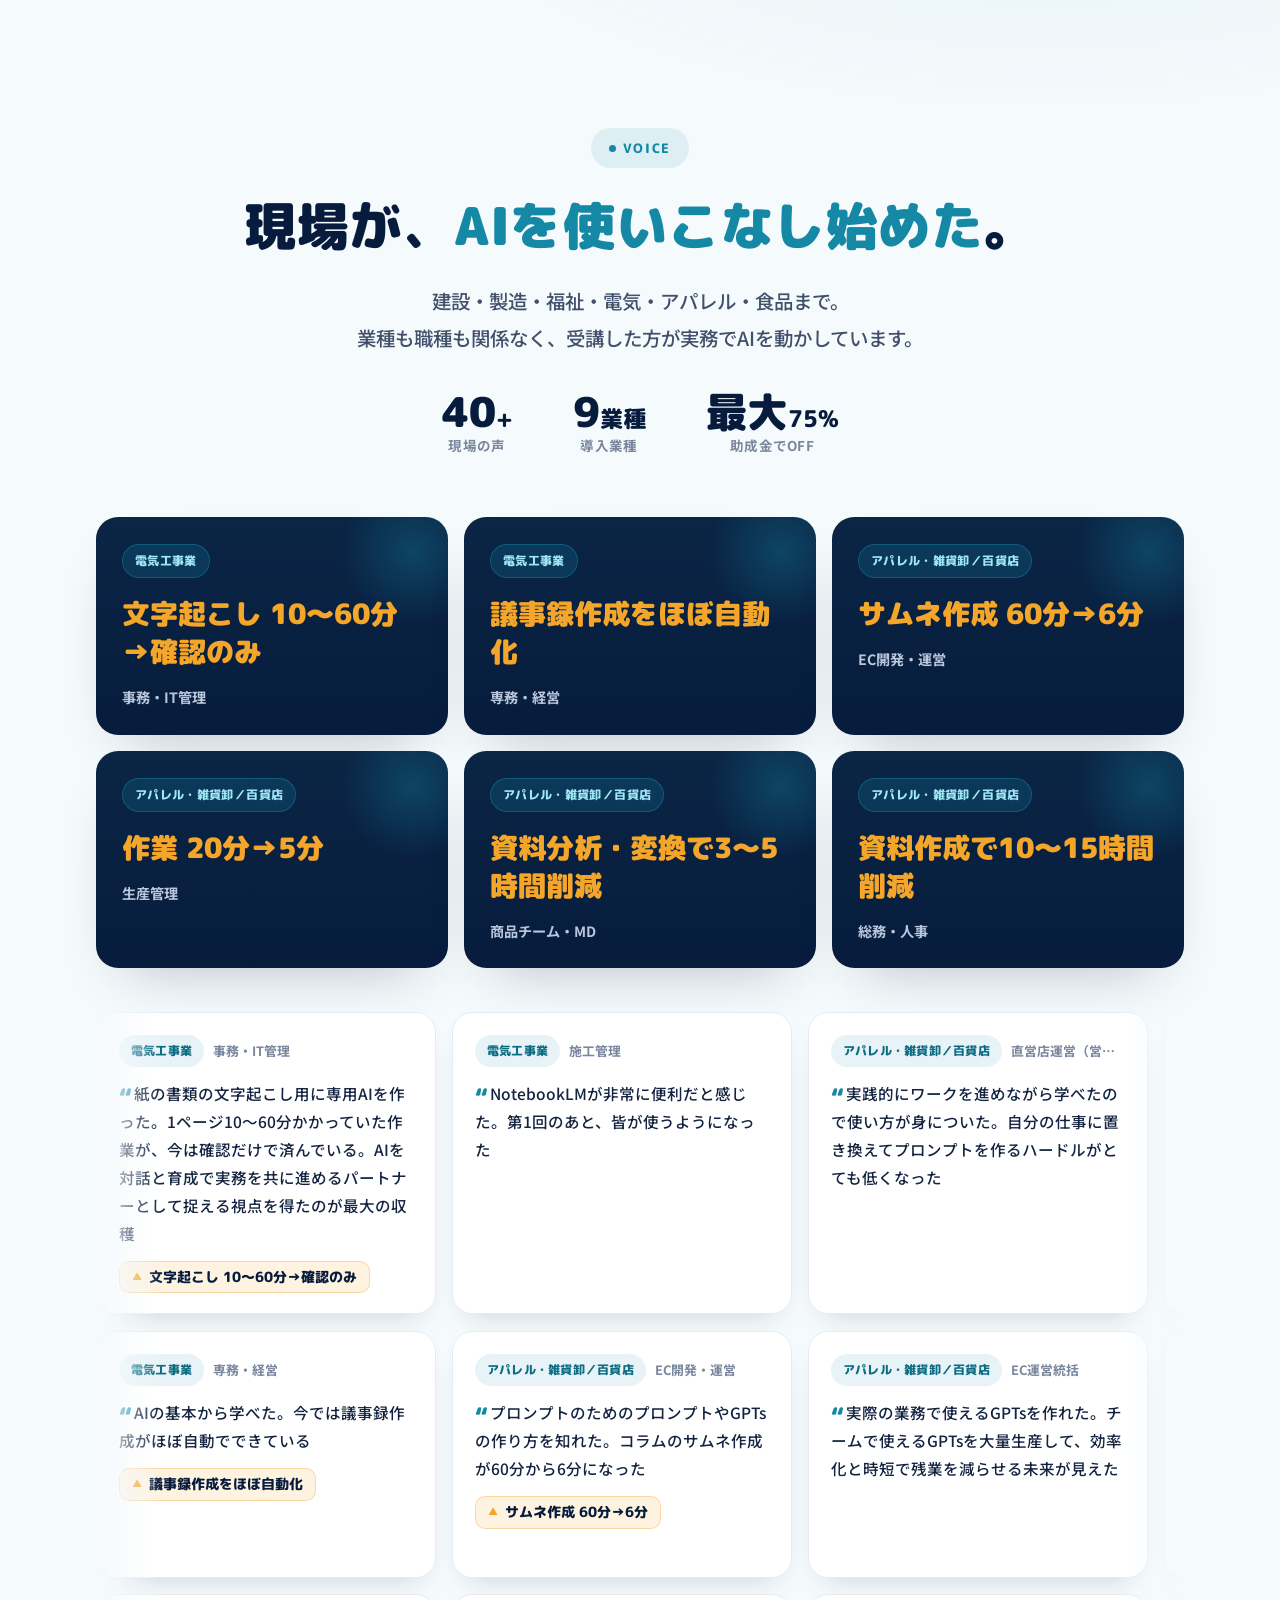
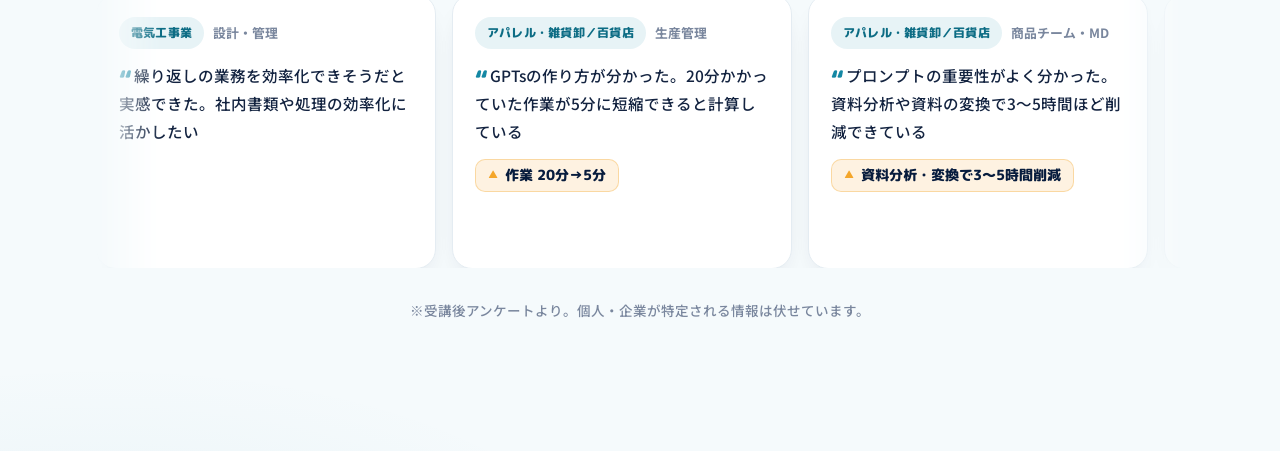
<file: koe.html>
<!DOCTYPE html>
<html lang="ja">
<head>
<meta charset="UTF-8">
<meta name="viewport" content="width=device-width, initial-scale=1.0">
<title>お客様の声セクション — 助成金研修LP</title>
<link rel="preconnect" href="https://fonts.googleapis.com">
<link rel="preconnect" href="https://fonts.gstatic.com" crossorigin>
<link href="https://fonts.googleapis.com/css2?family=Noto+Sans+JP:wght@400;500;700;900&family=M+PLUS+Rounded+1c:wght@700;800;900&display=swap" rel="stylesheet">
<style>
:root{
  --navy:#071C3D;
  --navy-2:#0E2A50;
  --ink:#132340;
  --ink-2:#41506B;
  --ink-3:#7A879E;
  --teal:#1488A4;
  --teal-2:#17A6C4;
  --teal-ink:#0C6C84;
  --bg:#F5FAFC;
  --white:#FFFFFF;
  --line:#E4ECF2;
  --amber:#F4A62A;
  --shadow:0 26px 60px -30px rgba(7,28,61,.30);
  --shadow-sm:0 14px 32px -18px rgba(7,28,61,.24);
  --font:"Noto Sans JP",system-ui,-apple-system,sans-serif;
  --round:"M PLUS Rounded 1c","Noto Sans JP",sans-serif;
  --maxw:1200px;
}
*{margin:0;padding:0;box-sizing:border-box}
html{font-size:16.5px;-webkit-text-size-adjust:100%}
body{font-family:var(--font);background:var(--bg);color:var(--ink);line-height:1.85;font-weight:500;overflow-x:hidden;-webkit-font-smoothing:antialiased}
b,strong{font-weight:800}
.round{font-family:var(--round)}

.voice{position:relative;padding-block:clamp(76px,10vw,132px);overflow:hidden}
.voice::before{content:"";position:absolute;inset:0;background:
  radial-gradient(1100px 460px at 82% -8%,rgba(20,136,164,.08),transparent 60%),
  radial-gradient(900px 420px at 8% 108%,rgba(20,136,164,.06),transparent 60%);pointer-events:none}
.wrap{width:100%;max-width:var(--maxw);margin:0 auto;padding-inline:clamp(20px,5vw,56px);position:relative;z-index:2}

/* 見出し */
.head{text-align:center;margin-bottom:clamp(40px,6vw,64px)}
.eyebrow{display:inline-flex;align-items:center;gap:.5em;font-family:var(--round);font-weight:800;font-size:.8rem;letter-spacing:.12em;color:var(--teal);background:rgba(20,136,164,.10);padding:8px 18px;border-radius:100px;margin-bottom:22px}
.eyebrow::before{content:"";width:7px;height:7px;border-radius:50%;background:var(--teal)}
.h2{font-family:var(--round);font-weight:900;font-size:clamp(1.9rem,4.6vw,3.15rem);line-height:1.4;letter-spacing:.01em;color:var(--navy)}
.h2 .mk{color:var(--teal);position:relative}
.lead{margin-top:20px;font-size:clamp(1rem,2vw,1.18rem);color:var(--ink-2);line-height:1.9}
.stat-row{margin-top:30px;display:inline-flex;flex-wrap:wrap;gap:10px 30px;justify-content:center}
.stat{display:flex;flex-direction:column;align-items:center;line-height:1.2}
.stat .n{font-family:var(--round);font-weight:900;font-size:clamp(1.8rem,3.4vw,2.5rem);color:var(--navy)}
.stat .n small{font-size:.55em;font-weight:800}
.stat .l{font-size:.82rem;color:var(--ink-3);font-weight:700;letter-spacing:.02em}
.stat .bar{width:1px;align-self:stretch;background:var(--line)}

/* 数字カード（フィーチャー） */
.feat{display:grid;grid-template-columns:repeat(auto-fit,minmax(272px,1fr));gap:16px;margin-bottom:clamp(30px,4vw,44px)}
.fcard{background:linear-gradient(180deg,#0B2545,#071C3D);color:#fff;border-radius:22px;padding:26px 26px 24px;box-shadow:var(--shadow);position:relative;overflow:hidden}
.fcard::after{content:"";position:absolute;right:-40px;top:-40px;width:150px;height:150px;border-radius:50%;background:radial-gradient(circle,rgba(23,166,196,.5),transparent 68%);opacity:.5}
.fcard .tag{display:inline-block;font-family:var(--round);font-weight:800;font-size:.72rem;letter-spacing:.03em;color:#9fe6f6;background:rgba(23,166,196,.16);border:1px solid rgba(23,166,196,.32);padding:5px 12px;border-radius:100px;margin-bottom:16px}
.fcard .metric{font-family:var(--round);font-weight:900;font-size:clamp(1.32rem,2.3vw,1.72rem);line-height:1.35;color:#fff;position:relative;z-index:2}
.fcard .metric em{font-style:normal;color:var(--amber)}
.fcard .who{margin-top:14px;font-size:.86rem;color:#b9c6dc;font-weight:700;position:relative;z-index:2}

/* 流れるレーン */
.marquee{display:flex;flex-direction:column;gap:16px;-webkit-mask-image:linear-gradient(90deg,transparent,#000 6%,#000 94%,transparent);mask-image:linear-gradient(90deg,transparent,#000 6%,#000 94%,transparent)}
.lane{display:flex;gap:16px;width:max-content;will-change:transform}
.lane.l2r{animation:slideA 64s linear infinite}
.lane.r2l{animation:slideB 72s linear infinite}
.lane.l2r.slow{animation-duration:82s}
.marquee:hover .lane{animation-play-state:paused}
@keyframes slideA{from{transform:translateX(0)}to{transform:translateX(-50%)}}
@keyframes slideB{from{transform:translateX(-50%)}to{transform:translateX(0)}}

.card{flex:0 0 auto;width:340px;background:var(--white);border:1px solid var(--line);border-radius:20px;padding:22px 22px 20px;box-shadow:var(--shadow-sm);transition:transform .35s cubic-bezier(.2,.8,.2,1),box-shadow .35s}
.card:hover{transform:translateY(-5px);box-shadow:var(--shadow)}
.card .top{display:flex;align-items:center;gap:9px;margin-bottom:13px}
.card .tag{font-family:var(--round);font-weight:800;font-size:.72rem;letter-spacing:.02em;color:var(--teal-ink);background:rgba(20,136,164,.10);padding:5px 12px;border-radius:100px;white-space:nowrap}
.card .role{font-size:.78rem;color:var(--ink-3);font-weight:700;overflow:hidden;text-overflow:ellipsis;white-space:nowrap}
.card .quote{font-size:.94rem;line-height:1.8;color:var(--ink);font-weight:500}
.card .quote::before{content:"“";font-family:var(--round);font-weight:900;color:var(--teal);font-size:1.5em;line-height:0;margin-right:2px;vertical-align:-.28em}
.card .m{margin-top:13px;display:inline-flex;align-items:center;gap:7px;font-family:var(--round);font-weight:800;font-size:.82rem;color:var(--navy);background:rgba(244,166,42,.14);border:1px solid rgba(244,166,42,.34);padding:6px 12px;border-radius:10px;line-height:1.4}
.card .m::before{content:"▲";color:var(--amber);font-size:.72em;transform:rotate(0)}

.note{text-align:center;margin-top:30px;font-size:.82rem;color:var(--ink-3)}

@media(max-width:640px){
  .card{width:280px}
  .fcard .metric{font-size:1.28rem}
}
</style>
</head>
<body>
<section class="voice">
  <div class="wrap">
    <div class="head">
      <span class="eyebrow round">VOICE</span>
      <h2 class="h2">現場が、<span class="mk">AIを使いこなし始めた</span>。</h2>
      <p class="lead">建設・製造・福祉・電気・アパレル・食品まで。<br>業種も職種も関係なく、受講した方が実務でAIを動かしています。</p>
      <div class="stat-row">
        <div class="stat"><span class="n">40<small>+</small></span><span class="l">現場の声</span></div>
        <div class="bar"></div>
        <div class="stat"><span class="n">9<small>業種</small></span><span class="l">導入業種</span></div>
        <div class="bar"></div>
        <div class="stat"><span class="n">最大<small>75%</small></span><span class="l">助成金でOFF</span></div>
      </div>
    </div>

    <div class="feat" id="feat"></div>

    <div class="marquee" id="marquee">
      <div class="lane l2r" id="lane1"></div>
      <div class="lane r2l" id="lane2"></div>
      <div class="lane l2r slow" id="lane3"></div>
    </div>

    <p class="note">※受講後アンケートより。個人・企業が特定される情報は伏せています。</p>
  </div>
</section>

<script>
const DATA = [
  {"業種":"電気工事業","職種":"事務・IT管理","声":"紙の書類の文字起こし用に専用AIを作った。1ページ10〜60分かかっていた作業が、今は確認だけで済んでいる。AIを対話と育成で実務を共に進めるパートナーとして捉える視点を得たのが最大の収穫","metric":"文字起こし 10〜60分→確認のみ"},
  {"業種":"電気工事業","職種":"専務・経営","声":"AIの基本から学べた。今では議事録作成がほぼ自動でできている","metric":"議事録作成をほぼ自動化"},
  {"業種":"電気工事業","職種":"設計・管理","声":"繰り返しの業務を効率化できそうだと実感できた。社内書類や処理の効率化に活かしたい","metric":""},
  {"業種":"電気工事業","職種":"施工管理","声":"NotebookLMが非常に便利だと感じた。第1回のあと、皆が使うようになった","metric":""},
  {"業種":"アパレル・雑貨卸／百貨店","職種":"EC開発・運営","声":"プロンプトのためのプロンプトやGPTsの作り方を知れた。コラムのサムネ作成が60分から6分になった","metric":"サムネ作成 60分→6分"},
  {"業種":"アパレル・雑貨卸／百貨店","職種":"生産管理","声":"GPTsの作り方が分かった。20分かかっていた作業が5分に短縮できると計算している","metric":"作業 20分→5分"},
  {"業種":"アパレル・雑貨卸／百貨店","職種":"直営店運営（営業）","声":"実践的にワークを進めながら学べたので使い方が身についた。自分の仕事に置き換えてプロンプトを作るハードルがとても低くなった","metric":""},
  {"業種":"アパレル・雑貨卸／百貨店","職種":"EC運営統括","声":"実際の業務で使えるGPTsを作れた。チームで使えるGPTsを大量生産して、効率化と時短で残業を減らせる未来が見えた","metric":""},
  {"業種":"アパレル・雑貨卸／百貨店","職種":"商品チーム・MD","声":"プロンプトの重要性がよく分かった。資料分析や資料の変換で3〜5時間ほど削減できている","metric":"資料分析・変換で3〜5時間削減"},
  {"業種":"アパレル・雑貨卸／百貨店","職種":"総務・人事","声":"段階を踏んで教わり、テキストも分かりやすく復習しやすかった。資料作成で10〜15時間、面談記録の文字起こしと要点まとめは1件30分ほど削減できている","metric":"資料作成で10〜15時間削減"},
  {"業種":"アパレル・雑貨卸／百貨店","職種":"戦略事業部・開発営業","声":"日々の業務で苦戦することも、解決のための手段が広がった。資料作成や突合作業に活かせている","metric":""},
  {"業種":"建設・インフラ整備業","職種":"総務・経理（契約管理）","声":"知らなかったAIの特徴を知ることができた。契約書の作成業務が一番削減でき、1回あたり3時間ほど短縮できている","metric":"契約書作成を1回3時間削減"},
  {"業種":"建設・インフラ整備業","職種":"販売・広報","声":"教え方が分かりやすかった。チラシ作成の時間が2日から半日になった","metric":"チラシ作成 2日→半日"},
  {"業種":"建設・インフラ整備業","職種":"法面防災・現場職人","声":"自分の知らない知識が学べて良かった。マニュアル作成にかかる時間が大幅に変わった","metric":"マニュアル作成時間を大幅削減"},
  {"業種":"建設・インフラ整備業","職種":"エンジニア・3DCAD設計","声":"自分の業務に活かせるAIを作るためのプロンプトの作成方法が分かりやすかった","metric":""},
  {"業種":"建設・インフラ整備業","職種":"設計","声":"いろいろなケースを自分で操作しながら進められた。プレゼン資料の作成なら3分の1程度の時間でできそう","metric":"プレゼン資料作成を約1/3に"},
  {"業種":"建設・インフラ整備業","職種":"技能講習センター事務・講師","声":"ゴール設定の重要性が理解できた。AIに質問させて成果物の精度を上げる発想や、プロンプト作成をAIに依頼する発想が斬新だった","metric":""},
  {"業種":"厨房設備（販売・サービス）","職種":"事務","声":"各自の記憶やフォルダにしかなかったマニュアルを見やすく作成でき、NotebookLMに入れて質問もできる。マニュアルやブログ記事の作成が1〜2時間から10分になった","metric":"マニュアル・記事作成 1〜2時間→10分"},
  {"業種":"厨房設備（販売・サービス）","職種":"事務（請求・メール対応）","声":"中途半端な知識しかなかったが理解を深められた。メール作成が5分から1分になったようなもの","metric":"メール作成 5分→1分"},
  {"業種":"厨房設備（販売・サービス）","職種":"営業","声":"議事録の作成が楽になり、簡単なものなら2〜3時間の削減ができた","metric":"議事録作成で2〜3時間削減"},
  {"業種":"厨房設備（販売・サービス）","職種":"設計","声":"AIの活用方法を、参加者みんなで考えられるようになった","metric":""},
  {"業種":"電気通信工事・インフラ保守","職種":"企画開発（技術部）","声":"情報収集用の壁打ちAIを作れた。議事録作成や出張報告書のドラフト作成で、1件あたり2〜8時間ほど削減できている","metric":"議事録・報告書で1件2〜8時間削減"},
  {"業種":"電気通信工事・インフラ保守","職種":"保守点検・コンサル支援","声":"実際に使う場面が多く分かりやすかった。従来は会議後2時間かけて文章化していた議事録が、修正込みでも1時間弱で完成した","metric":"議事録 約2時間→1時間弱"},
  {"業種":"電気通信工事・インフラ保守","職種":"工事部・施工管理","声":"たくさんのAIツールに触れられた。仕様書の比較などでは従来より5割程度作業を減らせていると感じる","metric":"仕様書比較などを約5割削減"},
  {"業種":"電気通信工事・インフラ保守","職種":"通信施設の保守・工事（現場）","声":"知識がほとんどない状態から順を追って学べた。現場で通信機器の仕様を知りたいとき即座に情報収集できるようになった","metric":"現場での情報収集を約15分短縮"},
  {"業種":"電気通信工事・インフラ保守","職種":"岡山事業所・施工管理","声":"AIの導入としてすごく良かった。ツール類の作成で大幅に時間短縮でき、1か月かかっていたものが1週間になった","metric":"ツール作成 1か月→1週間"},
  {"業種":"障害福祉サービス","職種":"SNS発信・シフト管理","声":"第6回のGemは明日から活用できそう。アンケート作成で80%くらいの時短ができた","metric":"アンケート作成を約80%時短"},
  {"業種":"障害福祉サービス","職種":"サービス管理責任者","声":"毎時間ごとに新しいトピックがあり興味深く学べた。モニタリング報告書や個別支援計画の作成などで、体感6割くらい削減できている","metric":"報告書・支援計画を体感6割削減"},
  {"業種":"障害福祉サービス","職種":"支援員・事務","声":"生成AIで画像や文章の編集ができ、いろいろな種類のAIの使い方を学べた。商品の値札とポップ制作で30分くらい短縮できた","metric":"値札・ポップ制作を約30分短縮"},
  {"業種":"障害福祉サービス","職種":"サービス管理責任者（管理）","声":"挨拶状の作成、会議録、資産計画書の作成などに活用でき、非常に効果を感じている","metric":""},
  {"業種":"障害福祉サービス","職種":"福祉事業所・サービス管理責任者","声":"毎時間ごとに新しいトピックがあり興味深く学べた。業務への活用イメージがついた","metric":""},
  {"業種":"食品メーカー（営業）","職種":"大阪支店・営業","声":"意外と敷居が低く、文系頭の自分でもできそうだと感じた。資料やチラシなどを時短で作れそうで、大変有意義な時間だった","metric":""},
  {"業種":"食品メーカー（営業）","職種":"名古屋支店・家庭用営業","声":"導入研修としては十分な内容だった。AI嫌いの社員がいる中でも、使わず嫌いを使う側に誘導できる良い機会だと感じた","metric":""},
  {"業種":"食品メーカー（営業）","職種":"東京支店・業務課","声":"説明が分かりやすく、実際の作業手順も見ながら操作できたのがとても良かった。自分の仕事にどう役立てられるか試してみたい","metric":""},
  {"業種":"美容・サービス業（人事・採用）","職種":"専務取締役（人事）","声":"面接記録票の作成、面接官ロープレやマニュアル、外国人向け資料の翻訳・画像化、法改正の要約、店舗掲示物、議事録など、活用イメージが一気に広がった","metric":""},
  {"業種":"美容・サービス業（人事・採用）","職種":"人事管理・副部長","声":"基本概念から具体的な活用事例まで整理して学べて理解が深まった。入社者・退職者データから退職理由や傾向を分析するなど、人事領域での活用可能性を大きく感じた","metric":""},
  {"業種":"美容・サービス業（人事・採用）","職種":"HRスペシャリスト","声":"GPTsの存在を知らなかったので勉強になった。GPTsを使った案内作成や情報検索に使えそう","metric":""},
  {"業種":"農業・食品製造","職種":"生産センター・管理職","声":"エアーコンプレッサーの動画を音声に変換し、その音からAIに機器の状態を診断させたところ、詳細な診断と今後起こりうるトラブルへの言及まで得られた","metric":"設備の状態診断をAIで実現"},
  {"業種":"農業・食品製造","職種":"物流センター・管理職","声":"音声データを文字起こしできる機能が、実業務に活かせると感じた","metric":""},
  {"業種":"農業・食品製造","職種":"営業所・リーダー","声":"AIと音声で会話できる点や、画像から文字を読み取れる点を知り、単純作業の業務時間の縮小につながると思った","metric":""}
];

// フィーチャー：数字が強い声を上位6件
const featured = DATA.filter(d=>d.metric).slice(0,6);
document.getElementById('feat').innerHTML = featured.map(d=>`
  <div class="fcard">
    <span class="tag round">${d.業種}</span>
    <div class="metric round"><em>${d.metric}</em></div>
    <div class="who">${d.職種}</div>
  </div>`).join('');

// カードHTML
function card(d){
  return `<div class="card">
    <div class="top"><span class="tag round">${d.業種}</span><span class="role">${d.職種}</span></div>
    <p class="quote">${d.声}</p>
    ${d.metric?`<span class="m round">${d.metric}</span>`:''}
  </div>`;
}
// 3レーンに分配（順番を散らす）
const lanes=[[],[],[]];
DATA.forEach((d,i)=>lanes[i%3].push(d));
// シームレスループのため各レーン2周分
['lane1','lane2','lane3'].forEach((id,idx)=>{
  const html = lanes[idx].map(card).join('');
  document.getElementById(id).innerHTML = html + html;
});
</script>
</body>
</html>
</file>
<file: styles.css>
/* ============================================================
   助成金 生成AI研修 LP — WEAVE  (navy × teal, corporate)
   ============================================================ */
:root{
  --navy:#071C3D; --navy-2:#0E2A50; --ink:#132340; --ink-2:#41506B; --ink-3:#7A879E;
  --teal:#1488A4; --teal-2:#17A6C4; --teal-ink:#0C6C84;
  --bg:#F5FAFC; --white:#fff; --line:#E4ECF2; --amber:#F4A62A;
  --shadow:0 26px 60px -30px rgba(7,28,61,.30); --shadow-sm:0 14px 32px -18px rgba(7,28,61,.22);
  --font:"LINE Seed JP","Noto Sans JP",system-ui,-apple-system,sans-serif;
  --round:"LINE Seed JP","Noto Sans JP",sans-serif; --maxw:1200px;
  --r:13px; --r-lg:16px; --r-sm:10px;
}
*{margin:0;padding:0;box-sizing:border-box}
html{font-size:16.5px;-webkit-text-size-adjust:100%;scroll-behavior:smooth}
body{font-family:var(--font);background:var(--bg);color:var(--ink);line-height:1.85;font-weight:500;overflow-x:hidden;-webkit-font-smoothing:antialiased}
a{color:inherit;text-decoration:none} b,strong{font-weight:800} img{max-width:100%;display:block}
.round{font-family:var(--round)} .sp{display:none}
.wrap{width:100%;max-width:var(--maxw);margin:0 auto;padding-inline:clamp(20px,5vw,56px)}
.center{text-align:center} .center .eyebrow{margin-inline:auto}
.reveal{opacity:0;transform:translateY(26px);transition:opacity .7s cubic-bezier(.2,.8,.2,1),transform .7s cubic-bezier(.2,.8,.2,1)}
.reveal.in{opacity:1;transform:none}

.section{padding-block:clamp(72px,10vw,128px)}
.eyebrow{display:inline-block;font-family:var(--round);font-weight:700;font-size:.82rem;letter-spacing:.12em;color:var(--teal);background:none;padding:0;border-radius:0;margin-bottom:12px}
.eyebrow.light{color:#7fd6ea;background:none}
.h2{font-family:var(--round);font-weight:700;font-size:clamp(1.85rem,4.4vw,3.05rem);line-height:1.44;letter-spacing:.005em;color:var(--navy)}
.h2.white{color:#fff} .mk{color:var(--teal)} .mk-amber{color:var(--amber)}
.lead{margin-top:18px;font-size:clamp(1rem,2vw,1.16rem);color:var(--ink-2);line-height:1.95}
.lead.white{color:#cbd8ea}

/* ボタン */
.btn{display:inline-flex;align-items:center;justify-content:center;gap:.5em;font-family:var(--round);font-weight:800;font-size:1rem;padding:15px 30px;border-radius:100px;cursor:pointer;border:2px solid transparent;transition:transform .3s cubic-bezier(.2,.8,.2,1),box-shadow .3s,background .3s;white-space:nowrap}
.btn-sm{padding:10px 22px;font-size:.9rem}
.btn-lg{padding:18px 38px;font-size:1.06rem}
.btn-primary{background:var(--navy);color:#fff;box-shadow:0 16px 34px -14px rgba(7,28,61,.6)}
.btn-primary:hover{transform:translateY(-3px)}
.btn-teal{background:linear-gradient(120deg,var(--teal-2),var(--teal));color:#fff;box-shadow:0 16px 34px -14px rgba(20,136,164,.6)}
.btn-teal:hover{transform:translateY(-3px)}
.btn-ghost{background:#fff;color:var(--navy);border-color:var(--line);box-shadow:var(--shadow-sm)}
.btn-ghost:hover{transform:translateY(-3px);border-color:#cfd8e6}
.btn-white{background:#fff;color:var(--navy)} .btn-white:hover{transform:translateY(-3px)}

/* ヘッダー */
.hd{position:sticky;top:0;z-index:50;background:rgba(245,250,252,.82);backdrop-filter:blur(14px);border-bottom:1px solid var(--line)}
.hd-in{display:flex;align-items:center;gap:24px;height:66px}
.logo{font-weight:800;font-size:1.5rem;letter-spacing:.06em;color:var(--navy)}
.nav{display:flex;gap:26px;margin-left:auto;font-size:.92rem;font-weight:700;color:var(--ink-2)}
.nav a:hover{color:var(--teal)}
.hd .btn{margin-left:8px}

/* 1. ヒーロー */
.hero{position:relative;padding-block:clamp(60px,8vw,104px);overflow:hidden;background:var(--navy)}
.hero-bg{position:absolute;inset:0;background:
  radial-gradient(1000px 560px at 78% 10%,rgba(23,166,196,.28),transparent 62%),
  radial-gradient(900px 520px at 6% 96%,rgba(20,136,164,.20),transparent 60%),
  linear-gradient(180deg,#071C3D,#0A2247);z-index:0}
.hero-bg::after{content:"";position:absolute;inset:0;background-image:radial-gradient(rgba(255,255,255,.055) 1px,transparent 1px);background-size:22px 22px;opacity:.6}
.hero-in{position:relative;z-index:2;display:grid;grid-template-columns:1.15fr .85fr;gap:clamp(28px,4vw,56px);align-items:center}
.badge{display:inline-block;background:linear-gradient(120deg,var(--amber),#ffbf57);color:#3a2600;font-weight:800;font-size:.85rem;padding:8px 18px;border-radius:100px;margin-bottom:22px;box-shadow:0 10px 24px -10px rgba(244,166,42,.7)}
.hero-sub{color:#9fe6f6;font-weight:800;font-size:1.05rem;margin-bottom:8px}
.hero-h1{color:#fff;font-weight:700;font-size:clamp(2.6rem,6vw,4.5rem);line-height:1.18;letter-spacing:.01em}
.hero-h1 .mk{color:#4fd0ea}
.hero-lead{margin-top:22px;color:#c6d4e8;font-size:clamp(1rem,1.7vw,1.15rem);line-height:1.95;max-width:34em}
.hero-cta{margin-top:30px;display:flex;gap:14px;flex-wrap:wrap}
.hero-trust{margin-top:26px;display:flex;gap:20px;flex-wrap:wrap;color:#8fa3c2;font-weight:700;font-size:.9rem}
/* ヒーロー右カード */
.hero-card{position:relative;background:linear-gradient(180deg,rgba(255,255,255,.09),rgba(255,255,255,.04));border:1px solid rgba(159,230,246,.24);border-radius:11px;padding:30px;backdrop-filter:blur(6px);box-shadow:var(--shadow)}
.hc-glow{position:absolute;right:-30px;top:-30px;width:170px;height:170px;border-radius:50%;background:radial-gradient(circle,rgba(23,166,196,.55),transparent 68%)}
.hc-badge{position:relative;font-weight:800;font-size:3.4rem;color:var(--amber);line-height:1}
.hc-badge small{font-size:.4em;font-weight:800}
.hc-body{position:relative;margin-top:8px}
.hc-t{color:#fff;font-weight:800;font-size:1.3rem}
.hc-s{color:#b9c6dc;font-size:.9rem;margin-top:6px;line-height:1.7}
.hc-mini{position:relative;margin-top:22px;display:grid;grid-template-columns:repeat(3,1fr);gap:10px}
.hc-mini div{background:rgba(7,28,61,.4);border:1px solid rgba(159,230,246,.16);border-radius:10px;padding:12px 8px;text-align:center}
.hc-mini b{display:block;font-family:var(--round);font-weight:800;color:#fff;font-size:1.15rem}
.hc-mini span{font-size:.72rem;color:#9fb0cc}

/* 2. 問題提起 */
.prob{background:var(--bg)}
.grid3{margin-top:44px;display:grid;grid-template-columns:repeat(3,1fr);gap:20px;text-align:left}
.grid4{margin-top:44px;display:grid;grid-template-columns:repeat(4,1fr);gap:18px;text-align:left}
.pcard{background:#fff;border:1px solid var(--line);border-radius:13px;padding:30px 26px;box-shadow:var(--shadow-sm)}
.pnum{display:block;font-weight:800;font-size:2rem;color:var(--teal);opacity:.85;margin-bottom:10px}
.pcard h3{font-family:var(--round);font-weight:700;font-size:1.24rem;color:var(--navy);line-height:1.5;margin-bottom:12px}
.pcard p{color:var(--ink-2);font-size:.95rem}

/* 3. ストーリー */
.story{background:linear-gradient(180deg,#fff,var(--bg))}
.story-track{margin-top:44px;display:grid;grid-template-columns:repeat(4,1fr);gap:16px}
.scene{background:#fff;border:1px solid var(--line);border-radius:13px;padding:24px;box-shadow:var(--shadow-sm);position:relative}
.stag{display:inline-block;font-weight:800;font-size:.74rem;letter-spacing:.06em;color:#fff;background:var(--navy);padding:5px 12px;border-radius:100px;margin-bottom:14px}
.scene h3{font-family:var(--round);font-weight:700;color:var(--navy);font-size:1.16rem;margin-bottom:10px}
.scene p{color:var(--ink-2);font-size:.9rem;line-height:1.8;min-height:9.5em}
.sk{display:inline-block;margin-top:8px;font-weight:800;font-size:.78rem;padding:6px 12px;border-radius:9px}
.sk.bad{color:#b4443a;background:rgba(203,68,58,.10)} .sk.mid{color:var(--teal-ink);background:rgba(20,136,164,.12)} .sk.good{color:#1f8f5f;background:rgba(44,192,138,.14)}
.storynote{margin-top:24px;color:var(--ink-3);font-size:.82rem}

/* 4. 選ばれる理由 */
.reason{background:var(--bg)}
.rcard{background:#fff;border:1px solid var(--line);border-radius:13px;padding:28px 24px;box-shadow:var(--shadow-sm)}
.ric{width:56px;height:56px;display:grid;place-items:center;font-size:1.6rem;background:rgba(20,136,164,.10);border-radius:11px;margin-bottom:16px}
.rcard h3{font-family:var(--round);font-weight:700;color:var(--navy);font-size:1.12rem;margin-bottom:10px}
.rcard p{color:var(--ink-2);font-size:.9rem}

/* 5. カリキュラム */
.curriculum{background:linear-gradient(180deg,#fff,var(--bg))}
.cur{margin-top:44px}
.ccard{background:#fff;border:1px solid var(--line);border-radius:13px;padding:26px 24px;box-shadow:var(--shadow-sm);position:relative}
.cnum{position:absolute;right:20px;top:16px;font-weight:800;font-size:2.2rem;color:var(--bg)}
.ccard h3{font-family:var(--round);font-weight:700;color:var(--navy);font-size:1.1rem;line-height:1.5;margin-bottom:10px;max-width:12em}
.hot{display:inline-block;font-family:var(--round);font-size:.68rem;font-weight:800;color:#fff;background:var(--amber);padding:2px 9px;border-radius:100px;vertical-align:middle}
.ccard p{color:var(--ink-2);font-size:.9rem;margin-bottom:14px}
.chips{display:flex;gap:8px;flex-wrap:wrap}
.chips span{font-size:.76rem;font-weight:700;color:var(--teal-ink);background:rgba(20,136,164,.08);border:1px solid rgba(20,136,164,.18);padding:5px 11px;border-radius:8px}

/* 6. お客様の声 */
.voice{position:relative;overflow:hidden;background:var(--bg)}
.voice .head{margin-bottom:clamp(36px,5vw,56px)}
.stat-row{margin-top:28px;display:inline-flex;flex-wrap:wrap;gap:10px 28px;justify-content:center;align-items:center}
.stat{display:flex;flex-direction:column;align-items:center;line-height:1.2}
.stat .n{font-weight:800;font-size:clamp(1.7rem,3.2vw,2.4rem);color:var(--navy)} .stat .n small{font-size:.55em;font-weight:800}
.stat .l{font-size:.8rem;color:var(--ink-3);font-weight:700}
.statbar{width:1px;height:38px;background:var(--line)}
.feat{display:grid;grid-template-columns:repeat(auto-fit,minmax(268px,1fr));gap:16px;margin-bottom:clamp(28px,4vw,40px)}
.fcard{background:linear-gradient(180deg,#0B2545,#071C3D);color:#fff;border-radius:10px;padding:26px;box-shadow:var(--shadow);position:relative;overflow:hidden}
.fcard::after{content:"";position:absolute;right:-40px;top:-40px;width:150px;height:150px;border-radius:50%;background:radial-gradient(circle,rgba(23,166,196,.5),transparent 68%);opacity:.5}
.fcard .tag{display:inline-block;font-family:var(--round);font-weight:800;font-size:.72rem;color:#9fe6f6;background:rgba(23,166,196,.16);border:1px solid rgba(23,166,196,.32);padding:5px 12px;border-radius:100px;margin-bottom:16px}
.fcard .metric{font-family:var(--round);font-weight:800;font-size:clamp(1.3rem,2.2vw,1.68rem);line-height:1.35;position:relative;z-index:2}
.fcard .metric em{font-style:normal;color:var(--amber)}
.fcard .who{margin-top:14px;font-size:.86rem;color:#b9c6dc;font-weight:700;position:relative;z-index:2}
.marquee{display:flex;flex-direction:column;gap:16px;-webkit-mask-image:linear-gradient(90deg,transparent,#000 6%,#000 94%,transparent);mask-image:linear-gradient(90deg,transparent,#000 6%,#000 94%,transparent)}
.lane{display:flex;gap:16px;width:max-content;will-change:transform}
.lane.l2r{animation:slideA 64s linear infinite} .lane.r2l{animation:slideB 72s linear infinite} .lane.l2r.slow{animation-duration:82s}
.marquee:hover .lane{animation-play-state:paused}
@keyframes slideA{from{transform:translateX(0)}to{transform:translateX(-50%)}}
@keyframes slideB{from{transform:translateX(-50%)}to{transform:translateX(0)}}
.card{flex:0 0 auto;width:340px;background:#fff;border:1px solid var(--line);border-radius:13px;padding:22px;box-shadow:var(--shadow-sm);transition:transform .35s,box-shadow .35s}
.card:hover{transform:translateY(-5px);box-shadow:var(--shadow)}
.card .top{display:flex;align-items:center;gap:9px;margin-bottom:13px}
.card .tag{font-family:var(--round);font-weight:800;font-size:.72rem;color:var(--teal-ink);background:rgba(20,136,164,.10);padding:5px 12px;border-radius:100px;white-space:nowrap}
.card .role{font-size:.78rem;color:var(--ink-3);font-weight:700;overflow:hidden;text-overflow:ellipsis;white-space:nowrap}
.card .quote{font-size:.93rem;line-height:1.8;color:var(--ink)}
.card .quote::before{content:"“";font-family:var(--round);font-weight:800;color:var(--teal);font-size:1.5em;line-height:0;margin-right:2px;vertical-align:-.28em}
.card .m{margin-top:13px;display:inline-flex;align-items:center;gap:7px;font-family:var(--round);font-weight:800;font-size:.82rem;color:var(--navy);background:rgba(244,166,42,.14);border:1px solid rgba(244,166,42,.34);padding:6px 12px;border-radius:10px}
.card .m::before{content:"▲";color:var(--amber);font-size:.72em}
.vnote{margin-top:28px;color:var(--ink-3);font-size:.82rem}

/* 7. 助成金 */
.subsidy{position:relative;background:var(--navy);overflow:hidden}
.sub-bg{position:absolute;inset:0;background:radial-gradient(900px 460px at 84% 4%,rgba(23,166,196,.22),transparent 60%),radial-gradient(700px 400px at 6% 98%,rgba(244,166,42,.12),transparent 60%);z-index:0}
.subsidy .wrap{position:relative;z-index:2}
.sub-grid{margin-top:46px;display:grid;grid-template-columns:1fr 1fr;gap:20px}
.panel{background:#fff;border-radius:10px;padding:30px;box-shadow:var(--shadow)}
.panel-t{font-weight:700;font-size:1.3rem;color:var(--navy)}
.panel-s{color:var(--ink-3);font-size:.9rem;margin-top:4px;margin-bottom:20px}
/* 診断 */
.q{margin-bottom:16px} .q.hide{display:none}
.q p{font-weight:800;color:var(--navy);margin-bottom:10px;font-size:.98rem}
.opt{display:flex;gap:10px}
.opt button{flex:1;padding:12px;border:2px solid var(--line);background:#fff;border-radius:9px;font-family:var(--round);font-weight:800;color:var(--ink-2);cursor:pointer;transition:.2s}
.opt button:hover{border-color:var(--teal);color:var(--teal)}
.opt button.sel{border-color:var(--teal);background:var(--teal);color:#fff}
.diag-res{margin-top:6px;padding:20px;border-radius:11px;font-weight:700;line-height:1.7}
.diag-res.hide{display:none}
.diag-res.ok{background:rgba(44,192,138,.12);color:#1f8f5f;border:1px solid rgba(44,192,138,.3)}
.diag-res.maybe{background:rgba(244,166,42,.12);color:#a76b12;border:1px solid rgba(244,166,42,.3)}
.diag-res b{font-family:var(--round);font-size:1.1rem;display:block;margin-bottom:4px}
/* シミュレーター */
.sim-people{display:flex;justify-content:space-between;align-items:baseline;margin-bottom:10px}
.sp-lab{font-weight:800;color:var(--ink-2)} .sp-val{color:var(--navy);font-weight:800} .sp-val b{font-size:1.9rem;font-family:var(--round);color:var(--teal)}
#ppl{width:100%;-webkit-appearance:none;height:8px;border-radius:100px;background:linear-gradient(90deg,var(--teal),var(--teal-2));outline:none;margin-bottom:22px}
#ppl::-webkit-slider-thumb{-webkit-appearance:none;width:26px;height:26px;border-radius:50%;background:#fff;border:4px solid var(--teal);box-shadow:var(--shadow-sm);cursor:pointer}
.sim-bars{display:flex;flex-direction:column;gap:12px}
.bar-row{display:grid;grid-template-columns:88px 1fr auto;align-items:center;gap:12px;font-size:.86rem;color:var(--ink-2);font-weight:700}
.bar{height:16px;border-radius:100px;background:var(--line);overflow:hidden}
.bar i{display:block;height:100%;border-radius:100px}
.bar.normal i{background:#c3cfe0;width:100%}
.bar.after i{background:linear-gradient(90deg,var(--amber),#ffbf57);width:25%}
.bar-row b{font-family:var(--round);white-space:nowrap} .amber{color:var(--amber)}
.sim-note{margin-top:18px;display:grid;grid-template-columns:1fr 1fr;gap:12px}
.sim-note div{background:var(--bg);border-radius:10px;padding:14px 16px;text-align:center}
.sim-note span{display:block;font-size:.78rem;color:var(--ink-3);font-weight:700}
.sim-note b{font-size:1.4rem} .sim-note small{font-size:.5em;font-weight:800}
.sim-caution{margin-top:16px;font-size:.76rem;color:var(--ink-3);line-height:1.7}
/* 料金表 */
.ptable{margin-top:22px;background:#fff;border-radius:13px;overflow:hidden;box-shadow:var(--shadow)}
.pt-row{display:grid;grid-template-columns:1fr 1fr 1fr;align-items:center;padding:18px 26px;border-bottom:1px solid var(--line);font-weight:700}
.pt-row:last-child{border-bottom:0}
.pt-head{background:var(--bg);color:var(--ink-3);font-size:.86rem}
.pt-row .thru{color:var(--ink-3);text-decoration:line-through}
.pt-row b{font-family:var(--round);font-size:1.5rem;color:var(--navy);text-align:right}
.pt-row.rec{background:rgba(20,136,164,.05)}
.pill{display:inline-block;font-size:.66rem;color:#fff;background:var(--teal);padding:2px 10px;border-radius:100px;margin-left:6px;vertical-align:middle}

/* 8. 導入の流れ */
.flow{background:var(--bg)}
.flow-track{margin-top:46px;display:grid;grid-template-columns:repeat(5,1fr);gap:14px;position:relative}
.fstep{background:#fff;border:1px solid var(--line);border-radius:9px;padding:24px 20px;box-shadow:var(--shadow-sm);text-align:center}
.fnum{width:44px;height:44px;display:grid;place-items:center;margin:0 auto 14px;border-radius:50%;background:linear-gradient(135deg,var(--teal-2),var(--teal));color:#fff;font-weight:800;font-size:1.2rem}
.fstep h3{font-family:var(--round);font-weight:700;color:var(--navy);font-size:1.02rem;margin-bottom:8px}
.fstep p{color:var(--ink-2);font-size:.84rem;line-height:1.7}

/* 9. FAQ */
.faq{background:linear-gradient(180deg,#fff,var(--bg))}
.faq-list{margin-top:40px;max-width:820px;display:flex;flex-direction:column;gap:12px}
.fq{background:#fff;border:1px solid var(--line);border-radius:11px;overflow:hidden;box-shadow:var(--shadow-sm)}
.fq-q{width:100%;display:flex;justify-content:space-between;align-items:center;gap:16px;padding:20px 24px;background:none;border:0;cursor:pointer;font-family:var(--round);font-weight:700;color:var(--navy);font-size:1rem;text-align:left}
.fq-q i{font-style:normal;font-size:1.4rem;color:var(--teal);transition:transform .3s;flex:0 0 auto}
.fq.open .fq-q i{transform:rotate(45deg)}
.fq-a{max-height:0;overflow:hidden;transition:max-height .35s ease,padding .35s;padding:0 24px;color:var(--ink-2);font-size:.92rem}
.fq.open .fq-a{max-height:260px;padding:0 24px 22px}

/* 10. CTA */
.contact{background:var(--bg)}
.cta-box{background:linear-gradient(135deg,#0B2545,#071C3D);border-radius:9px;padding:clamp(40px,6vw,72px);text-align:center;position:relative;overflow:hidden;box-shadow:var(--shadow)}
.cta-box::before{content:"";position:absolute;right:-60px;top:-60px;width:280px;height:280px;border-radius:50%;background:radial-gradient(circle,rgba(23,166,196,.4),transparent 68%)}
.cta-box .h2{position:relative;z-index:2} .cta-box .lead{position:relative;z-index:2;max-width:40em;margin-inline:auto}
.cta-btns{position:relative;z-index:2;margin-top:30px;display:flex;gap:14px;justify-content:center;flex-wrap:wrap}

/* footer */
.ft{background:var(--navy);color:#8fa3c2;padding-block:34px;font-size:.84rem}
.ft-in{display:flex;justify-content:space-between;gap:16px;flex-wrap:wrap;align-items:center}
.ft-in span:first-child{color:#fff;font-weight:800;font-size:1.2rem;letter-spacing:.06em}

/* レスポンシブ */
@media(max-width:960px){
  .hero-in{grid-template-columns:1fr} .nav{display:none}
  .grid3,.grid4,.story-track,.cur,.flow-track,.sub-grid{grid-template-columns:1fr 1fr}
}
@media(max-width:600px){
  .grid3,.grid4,.story-track,.cur,.flow-track,.sub-grid,.sim-note,.pt-row{grid-template-columns:1fr}
  .sp{display:inline} .card{width:280px} .pt-row{gap:4px;text-align:left} .pt-row b{text-align:left}
  .hero-cta{gap:12px} .hero-cta .btn{width:100%}
}

/* ============ ロゴ帯 ============ */
.logos{padding-block:40px;background:#fff;border-bottom:1px solid var(--line)}
.logos-lab{text-align:center;font-weight:700;color:var(--ink-2);font-size:.98rem;margin-bottom:22px}
.logo-strip{display:flex;flex-wrap:wrap;gap:12px;justify-content:center}
.lgo{display:inline-flex;align-items:center;gap:8px;font-family:var(--round);font-weight:700;font-size:.9rem;color:var(--ink-3);background:var(--bg);border:1px solid var(--line);border-radius:10px;padding:12px 18px;filter:grayscale(1);opacity:.85}
.lgo-ph{width:16px;height:16px;border-radius:4px;background:linear-gradient(135deg,var(--teal-2),var(--teal));opacity:.5}
.logos-note{text-align:center;margin-top:16px;font-size:.76rem;color:var(--ink-3)}

/* ============ 実績（円形バッジ） ============ */
.stats{position:relative;background:var(--navy);overflow:hidden}
.stats-bg{position:absolute;inset:0;background:radial-gradient(800px 400px at 82% 0%,rgba(23,166,196,.22),transparent 60%),radial-gradient(600px 340px at 8% 100%,rgba(244,166,42,.10),transparent 60%);z-index:0}
.stats .wrap{position:relative;z-index:2}
.badges{margin-top:48px;display:grid;grid-template-columns:repeat(4,1fr);gap:24px}
.badges.b2{grid-template-columns:repeat(2,1fr);gap:clamp(30px,6vw,80px);max-width:720px;margin-inline:auto}
.badges.b3{grid-template-columns:repeat(3,1fr);gap:clamp(14px,3vw,40px);max-width:960px;margin-inline:auto}
/* 草冠（月桂樹）で数字を囲む */
.laurel-num{display:flex;align-items:center;justify-content:center;gap:clamp(2px,1vw,10px);color:var(--amber)}
.lf{width:clamp(32px,4.4vw,52px);height:clamp(66px,9vw,108px);flex:0 0 auto}
.lf.r{transform:scaleX(-1)}
.laurel-num b{font-family:var(--round);font-weight:800;color:#fff;font-size:clamp(2.3rem,4.8vw,3.6rem);line-height:1;white-space:nowrap}
.laurel-num b small{font-size:.34em;color:#9fe6f6;margin-left:2px;font-weight:800}
.badge-c{display:flex;flex-direction:column;align-items:center;gap:16px}
.ring{width:170px;height:170px;border-radius:50%;display:grid;place-items:center;background:radial-gradient(circle at 50% 40%,rgba(23,166,196,.16),rgba(7,28,61,.2));border:3px solid rgba(23,166,196,.45);box-shadow:inset 0 0 40px -10px rgba(23,166,196,.4),0 20px 40px -20px rgba(0,0,0,.5);position:relative}
.ring::before{content:"";position:absolute;inset:-3px;border-radius:50%;border:3px solid transparent;border-top-color:var(--amber);border-right-color:var(--amber);transform:rotate(-45deg)}
.ring b{font-family:var(--round);font-weight:800;color:#fff;font-size:3rem;line-height:1}
.ring b small{font-size:.35em;font-weight:800;color:#9fe6f6;margin-left:2px}
.badge-c span{color:#c6d4e8;font-weight:700;font-size:.98rem}

/* ============ 助成金訴求（ファーストビュー直下・デジLIG参考） ============ */
.save{background:linear-gradient(180deg,#fff,var(--bg));border-bottom:1px solid var(--line);padding-block:clamp(56px,8vw,96px)}
.save-head{margin-bottom:clamp(30px,4vw,48px)}
.save-eyebrow{display:inline-block;font-weight:700;font-size:.86rem;letter-spacing:.06em;color:var(--teal);margin-bottom:12px}
.save-h{font-family:var(--round);font-weight:700;font-size:clamp(1.7rem,4vw,2.75rem);line-height:1.42;color:var(--navy)}
.save-in{display:grid;grid-template-columns:.92fr 1.08fr;gap:clamp(26px,4vw,52px);align-items:center;max-width:980px;margin-inline:auto}
/* 割引カード（斜めリボン＋巨大グラデ75%OFF） */
.save-card{position:relative;background:#fff;border:1px solid var(--line);border-radius:18px;box-shadow:var(--shadow);padding:clamp(34px,4vw,48px) clamp(24px,3vw,40px);text-align:center;overflow:hidden}
.save-ribbon{position:absolute;top:20px;left:-46px;transform:rotate(-45deg);width:170px;background:linear-gradient(120deg,#e8a417,var(--amber),#ffcf6e);color:#3a2600;font-weight:800;font-size:.9rem;letter-spacing:.14em;padding:7px 0;box-shadow:0 8px 18px -8px rgba(244,166,42,.7)}
.save-card-t{font-family:var(--round);font-weight:800;font-size:clamp(1.05rem,2.2vw,1.4rem);color:var(--navy);margin-bottom:4px}
.save-card-big{display:flex;align-items:baseline;justify-content:center;gap:6px}
.save-card-big small{font-size:clamp(.95rem,1.8vw,1.2rem);font-weight:800;color:var(--ink-2)}
.save-grad,.save-card-big b,.save-card-big em{background:linear-gradient(96deg,#E8481E 4%,#F4761A 48%,#F4A62A);-webkit-background-clip:text;background-clip:text;color:transparent}
.save-card-big b{font-family:var(--round);font-weight:800;font-size:clamp(3.6rem,9vw,5.6rem);line-height:.92}
.save-card-big em{font-style:normal;font-family:var(--round);font-weight:800;font-size:clamp(1.8rem,4.4vw,2.9rem);line-height:1}
/* コピー右 */
.save-copy .save-lead{color:var(--ink-2);font-size:clamp(1rem,1.9vw,1.14rem);line-height:1.95;margin-bottom:14px}
.save-note{color:var(--ink-3);font-size:.78rem;line-height:1.72;margin-bottom:24px}
@media(max-width:900px){.save-in{grid-template-columns:1fr;max-width:460px;gap:28px}}

/* ============ お悩みチェックリスト ============ */
.worry{background:var(--bg)}
.worry-list{margin-top:44px;max-width:860px;margin-inline:auto;display:grid;grid-template-columns:1fr 1fr;gap:14px}
.worry-list li{list-style:none;display:flex;align-items:center;gap:14px;background:#fff;border:1px solid var(--line);border-radius:12px;padding:20px 22px;font-weight:700;color:var(--ink);font-size:1rem;box-shadow:var(--shadow-sm)}
.worry-list li::before{content:"!";flex:0 0 auto;width:30px;height:30px;border-radius:50%;background:var(--teal);color:#fff;font-family:var(--round);font-weight:800;display:grid;place-items:center;font-size:1rem}
.worry-cta{margin-top:34px;font-size:clamp(1.15rem,2.4vw,1.5rem);color:var(--navy)}
.worry-cta b{color:var(--teal)}

/* ============ 比較表 ============ */
.compare{background:linear-gradient(180deg,#fff,var(--bg))}
.ctbl-wrap{margin-top:44px;overflow-x:auto;-webkit-overflow-scrolling:touch}
.ctbl{width:100%;border-collapse:separate;border-spacing:0;min-width:640px}
.ctbl th,.ctbl td{padding:18px 20px;text-align:left;vertical-align:middle;border-bottom:1px solid var(--line)}
.ctbl thead th{font-family:var(--round);font-weight:700;font-size:1.02rem;text-align:center;border-bottom:0;padding:20px}
.ctbl thead .corner{background:transparent}
.ctbl thead .me{background:var(--teal);color:#fff;border-radius:12px 12px 0 0}
.ctbl thead .other{background:#eef2f7;color:var(--ink-3);border-radius:12px 12px 0 0}
.ctbl tbody th{font-family:var(--round);font-weight:800;color:var(--navy);width:88px;background:var(--bg);font-size:.94rem}
.ctbl td{font-size:.95rem;color:var(--ink-2)}
.ctbl td.me{background:rgba(20,136,164,.06);color:var(--ink);font-weight:600;border-left:2px solid var(--teal);border-right:2px solid var(--teal)}
.ctbl td.me b{color:var(--teal-ink)}
.ctbl tbody tr:last-child td.me{border-bottom:2px solid var(--teal);border-radius:0 0 12px 12px}
.ctbl-scroll{margin-top:12px;text-align:center;color:var(--ink-3);font-size:.82rem}

@media(max-width:900px){
  .badges{grid-template-columns:repeat(2,1fr);gap:30px}
}
@media(max-width:600px){
  .worry-list{grid-template-columns:1fr}
  .ring{width:132px;height:132px} .ring b{font-size:2.15rem}
  .badges.b2{grid-template-columns:1fr;max-width:280px;gap:24px}
  .badges.b3{grid-template-columns:1fr;max-width:300px;gap:22px}
  .lf{width:44px;height:92px} .laurel-num b{font-size:3rem}
}

/* ============================================================
   v4 テイスト層（asobu寄せ・WEAVEカラー）
   ============================================================ */
/* eyebrow：吹き出し装飾は撤去し、控えめな補助ラベルに */
.eyebrow::after{content:none}

/* 見出しのアンバー・マーカー下線 */
.h2 .mk{position:relative;z-index:0}
.h2 .mk::after{content:"";position:absolute;left:-2px;right:-2px;bottom:.06em;height:.34em;background:rgba(244,166,42,.35);border-radius:3px;z-index:-1}
.h2.white .mk::after{background:rgba(23,166,196,.45)}

/* ドット区切り帯 */
.dots-div{height:26px;background-image:radial-gradient(rgba(20,136,164,.28) 2.2px,transparent 2.2px);background-size:20px 20px;background-position:center}

/* ヒーロー装飾（丸・リング） */
.hero{position:relative}
.deco{position:absolute;z-index:1;pointer-events:none}
.deco.dot{border-radius:50%;background:var(--amber);box-shadow:0 8px 20px -6px rgba(244,166,42,.6)}
.deco.ring{border-radius:50%;border:5px solid rgba(23,166,196,.6);background:transparent}
.deco.d1{width:22px;height:22px;top:20%;left:47%}
.deco.d2{width:13px;height:13px;top:64%;left:40%}
.deco.r1{width:54px;height:54px;top:12%;right:34%}
.deco.r2{width:30px;height:30px;bottom:16%;right:46%}

/* ヒーローsub＝吹き出しをやめ、通常コピーに */
.hero-sub{display:inline-block;background:none;color:#9fe6f6;font-weight:700;padding:0;border-radius:0;position:relative;margin-bottom:10px;font-size:1.02rem;letter-spacing:.02em}
.hero-sub::after{content:none}

/* 選ばれる理由カード：上にアンバーの帯＋アイコン強化 */
.rcard{border-top:4px solid var(--amber);position:relative}
.ric{background:linear-gradient(135deg,rgba(23,166,196,.16),rgba(244,166,42,.14))}

/* 問題カード番号：丸バッジ化 */
.pnum{width:52px;height:52px;display:grid;place-items:center;border-radius:50%;background:linear-gradient(135deg,var(--teal-2),var(--teal));color:#fff;opacity:1;font-size:1.4rem;box-shadow:0 12px 24px -10px rgba(20,136,164,.6)}

/* カリキュラムを色ブロック帯に */
.curriculum{background:linear-gradient(180deg,#0B2545,#071C3D);position:relative;overflow:hidden}
.curriculum::before{content:"";position:absolute;inset:0;background:radial-gradient(700px 360px at 85% 0%,rgba(23,166,196,.18),transparent 60%);z-index:0}
.curriculum .wrap{position:relative;z-index:2}
.curriculum .h2{color:#fff} .curriculum .lead{color:#cbd8ea}
.curriculum .eyebrow{color:#9fe6f6;background:none}
.ccard{background:#fff;padding-top:30px}
.ccard .cnum{position:absolute;left:22px;top:-18px;right:auto;width:46px;height:46px;display:grid;place-items:center;border-radius:50%;background:linear-gradient(135deg,var(--amber),#ffbf57);color:#3a2600;font-size:1.15rem;box-shadow:0 12px 24px -10px rgba(244,166,42,.7)}
.cur{margin-top:52px}

/* 導入フローの番号を大きめ丸バッジ（据え置き＋影） */
.fnum{box-shadow:0 12px 24px -10px rgba(20,136,164,.6);font-size:1.3rem}

/* お悩みリストの!アイコンをアンバーに */
.worry-list li::before{background:var(--amber);color:#3a2600}

/* セクション見出しを少しだけ強く */
.h2{font-weight:700}

/* ============================================================
   v5 色ブロックのリズム（asobu寄せ・見本）
   ============================================================ */
.worry{background:linear-gradient(180deg,var(--teal),var(--teal-ink));position:relative;overflow:hidden}
.worry .eyebrow{color:#fff;background:none}
.worry .eyebrow::before{background:#fff}
.worry .h2{color:#fff}
.worry .h2 .mk{color:#fff}
.worry .h2 .mk::after{background:rgba(255,255,255,.28)}
.worry-cta{color:#fff}
.worry-cta b{color:var(--navy);background:#fff;padding:2px 10px;border-radius:6px}

/* ============================================================
   v5 実写写真の組み込み
   ============================================================ */
/* ヒーロー右：写真＋助成金チップ */
.hero-card{background:transparent;border:0;padding:0;box-shadow:none;position:relative;backdrop-filter:none}
.hc-photo{width:100%;aspect-ratio:4/3;object-fit:cover;border-radius:16px;box-shadow:var(--shadow);display:block}
.hc-chip{position:absolute;left:-16px;top:24px;background:#fff;border-radius:14px;padding:14px 18px;box-shadow:var(--shadow);display:flex;align-items:center;gap:12px}
.hc-chip b{font-family:var(--round);font-weight:800;font-size:2.4rem;color:var(--amber);line-height:1}
.hc-chip b small{font-size:.4em;font-weight:800}
.hc-chip span{font-size:.8rem;color:var(--ink);font-weight:800;line-height:1.4}
.hc-chip i{font-style:normal;color:var(--ink-3);font-weight:700;font-size:.86em}
.hero-card .hc-mini{margin-top:14px}
.hero-card .hc-mini div{background:rgba(255,255,255,.1);border:1px solid rgba(255,255,255,.22)}

/* 選ばれる理由：写真つきカード */
.rcard{padding:0;overflow:hidden}
.rcard-img{width:100%;aspect-ratio:16/10;object-fit:cover;display:block}
.rcard-body{padding:22px 22px 24px}
.rcard-body h3{font-family:var(--round);font-weight:700;color:var(--navy);font-size:1.12rem;margin-bottom:10px}
.rcard-body p{color:var(--ink-2);font-size:.9rem}

/* ストーリー：写真つきシーン */
.scene{padding:0;overflow:hidden;display:flex;flex-direction:column}
.scene-img{width:100%;aspect-ratio:16/10;object-fit:cover;display:block}
.scene-body{padding:20px 22px 22px}
.scene-body p{min-height:0}

/* 実績バッジ：セミナー全景を薄く敷く */
.stats-bg{background:
  linear-gradient(180deg,rgba(7,28,61,.82),rgba(7,28,61,.92)),
  url("assets/img/seminar.webp") center/cover no-repeat,
  radial-gradient(800px 400px at 82% 0%,rgba(23,166,196,.22),transparent 60%)}

/* ============================================================
   v12 カラフル刷新 — AI社員LP(hakoiri)/Yoom 踏襲
   白基調 × ティール/パープル/イエロー/ピンク/グリーンの差し色。青一色をやめ感情に響く配色へ
   ============================================================ */
:root{
  --ink:#111B2E; --ink-2:#3A4658; --ink-3:#69748A;
  --bg:#F3F5F9; --line:#E6EAF1;
  --yellow:#FFD24C; --amber:#F4A62A; --green:#2CC08A; --pink:#FF6FA5; --purple:#6C5CE7;
}
body{color:var(--ink);background:var(--bg)}
.h2{color:var(--ink)} .mk{color:var(--teal)}
.h2 .mk::after{background:rgba(255,210,76,.55)}

/* eyebrow → 白チップ（AI社員LP準拠） */
.eyebrow{display:inline-block;font-family:var(--round);font-weight:700;font-size:.82rem;letter-spacing:.04em;color:var(--teal-ink);background:#fff;border:1px solid var(--line);padding:6px 16px;border-radius:100px;margin-bottom:16px;box-shadow:var(--shadow-sm)}
.eyebrow.light{color:var(--teal-ink);background:#fff;border-color:rgba(255,255,255,.6)}

/* ===== ヒーロー：白基調＋カラフルなグラデ玉＋紙吹雪 ===== */
.hero{background:var(--bg)}
.hero-bg{background:
  radial-gradient(560px 560px at 90% -12%, rgba(66,211,230,.55), transparent 60%),
  radial-gradient(480px 480px at 2% 112%, rgba(142,123,242,.42), transparent 60%),
  radial-gradient(400px 400px at 58% 46%, rgba(255,216,102,.30), transparent 62%),
  radial-gradient(360px 360px at 30% 6%, rgba(255,111,165,.16), transparent 60%),
  var(--bg)}
.hero-bg::after{background-image:radial-gradient(rgba(17,27,46,.05) 1.4px,transparent 1.4px);background-size:26px 26px;opacity:1;
  -webkit-mask-image:radial-gradient(72% 60% at 50% 42%,#000,transparent 76%);mask-image:radial-gradient(72% 60% at 50% 42%,#000,transparent 76%)}
.hero-sub{color:var(--teal-ink)}
.hero-h1{color:var(--ink)} .hero-h1 .mk{color:var(--teal)}
.hero-lead{color:var(--ink-2)}
.btn-primary{background:var(--ink);box-shadow:0 14px 30px -12px rgba(17,27,46,.5)}
/* 紙吹雪シェイプ */
.cf{position:absolute;z-index:1;pointer-events:none}
.cf1{width:20px;height:20px;border-radius:50%;background:var(--yellow);top:22%;left:44%;box-shadow:0 8px 18px -6px rgba(255,210,76,.6)}
.cf2{width:14px;height:14px;border-radius:50%;background:var(--pink);top:66%;left:38%}
.cf3{width:44px;height:44px;border-radius:14px;border:5px solid var(--teal-2);background:transparent;transform:rotate(18deg);top:12%;right:30%}
.cf4{width:26px;height:26px;border-radius:8px;background:var(--purple);opacity:.85;transform:rotate(-16deg);bottom:14%;right:40%}
.cf5{width:12px;height:12px;border-radius:50%;background:var(--teal-2);top:40%;left:52%}

/* ===== 実績：ティール→パープルの鮮やか色ブロック（草冠は金のまま） ===== */
.stats{background:linear-gradient(135deg,#17A8C6,#4C7BE0 55%,#6C5CE7)}
.stats-bg{background:
  radial-gradient(620px 380px at 84% -6%, rgba(255,255,255,.16), transparent 60%),
  radial-gradient(520px 340px at 6% 106%, rgba(255,216,102,.14), transparent 60%)}
.badge-c span{color:rgba(255,255,255,.9)}

/* ===== お悩み：そのままティール（色ブロック）。強調をイエローに ===== */
.worry-cta b{color:var(--ink);background:var(--yellow)}
.worry-list li::before{background:var(--yellow);color:#3a2600}

/* ===== カリキュラム：パープル色ブロック（Yoom準拠） ===== */
.curriculum{background:linear-gradient(160deg,#6C5CE7,#5a49d4)}
.curriculum::before{background:radial-gradient(700px 360px at 85% 0%,rgba(255,255,255,.12),transparent 60%)}
.ccard .cnum{background:linear-gradient(135deg,var(--yellow),#ffc02e);color:#3a2600}

/* ===== 助成金（詳細）：ティール色ブロックに ===== */
.subsidy{background:linear-gradient(160deg,#128AA6,#0C6C84)}
.sub-bg{background:radial-gradient(760px 400px at 86% 4%,rgba(255,255,255,.12),transparent 60%),radial-gradient(600px 360px at 6% 98%,rgba(255,216,102,.14),transparent 60%)}

/* ===== 最終CTA：ティール→パープル→ピンクの鮮やかグラデ ===== */
.cta-box{background:linear-gradient(120deg,#17A8C6,#6C5CE7 58%,#FF6FA5)}
.cta-box::before{background:radial-gradient(circle,rgba(255,255,255,.22),transparent 66%)}

/* ===== 問題カード番号：色を巡回（青一色にしない） ===== */
.grid3 .pcard:nth-child(1) .pnum{background:linear-gradient(135deg,var(--teal-2),var(--teal))}
.grid3 .pcard:nth-child(2) .pnum{background:linear-gradient(135deg,#8E7BF2,var(--purple))}
.grid3 .pcard:nth-child(3) .pnum{background:linear-gradient(135deg,#FF83B2,var(--pink))}

/* ===== 導入フロー番号：色を巡回 ===== */
.flow-track .fstep:nth-child(1) .fnum{background:linear-gradient(135deg,var(--teal-2),var(--teal))}
.flow-track .fstep:nth-child(2) .fnum{background:linear-gradient(135deg,#8E7BF2,var(--purple))}
.flow-track .fstep:nth-child(3) .fnum{background:linear-gradient(135deg,var(--yellow),#ffc02e);color:#3a2600}
.flow-track .fstep:nth-child(4) .fnum{background:linear-gradient(135deg,#38CE9A,var(--green))}
.flow-track .fstep:nth-child(5) .fnum{background:linear-gradient(135deg,#FF83B2,var(--pink))}

/* ===== 選ばれる理由：カード上辺をカラフルに巡回 ===== */
.grid4 .rcard{border-top:4px solid var(--teal)}
.grid4 .rcard:nth-child(2){border-top-color:var(--purple)}
.grid4 .rcard:nth-child(3){border-top-color:var(--green)}
.grid4 .rcard:nth-child(4){border-top-color:var(--amber)}

/* ドット区切りを淡色に */
.dots-div{background-image:radial-gradient(rgba(108,92,231,.22) 2.2px,transparent 2.2px)}

/* ============================================================
   v13 ストーリー漫画(2×2) & 選ばれる理由(asobu踏襲・ラーニングピラミッド)
   ============================================================ */
/* 漫画 2×2 */
.manga-grid{margin-top:44px;display:grid;grid-template-columns:1fr 1fr;gap:20px}
.manga{position:relative;background:#fff;border:1px solid var(--line);border-radius:16px;overflow:hidden;box-shadow:var(--shadow-sm)}
.manga img{width:100%;display:block}
.mtag{position:absolute;top:14px;left:14px;z-index:2;font-family:var(--round);font-weight:800;font-size:.84rem;color:#fff;background:rgba(17,27,46,.82);padding:7px 15px;border-radius:100px;backdrop-filter:blur(4px)}
@media(max-width:700px){.manga-grid{grid-template-columns:1fr;gap:16px}}

/* 選ばれる理由：ポイント色ブロック（左右交互） */
.reason{background:var(--bg)}
.feat-list{margin-top:48px;display:flex;flex-direction:column;gap:24px;text-align:left}
.feat{display:grid;grid-template-columns:1.02fr .98fr;gap:clamp(24px,4vw,52px);align-items:center;border-radius:22px;padding:clamp(28px,4vw,48px);color:#fff;box-shadow:var(--shadow)}
.feat-teal{background:linear-gradient(135deg,#17A8C6,#0E7C96)}
.feat-purple{background:linear-gradient(135deg,#7B6BF0,#5a49d4)}
.feat.rev .feat-visual{order:-1}
.feat-body .pt{display:inline-flex;flex-direction:column;align-items:center;justify-content:center;width:78px;height:78px;border-radius:50%;border:2px solid rgba(255,255,255,.55);margin-bottom:18px}
.feat-body .pt i{font-style:normal;font-size:.58rem;font-weight:800;letter-spacing:.1em;color:var(--yellow)}
.feat-body .pt b{font-family:var(--round);font-weight:800;font-size:1.8rem;line-height:1;color:#fff}
.feat-body h3{font-family:var(--round);font-weight:800;font-size:clamp(1.3rem,2.6vw,1.72rem);line-height:1.42;margin-bottom:16px;color:#fff}
.feat-body ul{list-style:none;display:flex;flex-direction:column;gap:11px}
.feat-body li{position:relative;padding-left:22px;font-size:clamp(.95rem,1.6vw,1.02rem);line-height:1.72;color:rgba(255,255,255,.95)}
.feat-body li::before{content:"";position:absolute;left:0;top:.62em;width:10px;height:10px;border-radius:50%;background:var(--yellow)}
.feat-visual img{width:100%;border-radius:14px;display:block;box-shadow:0 22px 44px -22px rgba(0,0,0,.5)}
@media(max-width:800px){.feat{grid-template-columns:1fr;gap:24px}.feat.rev .feat-visual{order:0}}

/* ラーニングピラミッド */
.pyramid{background:#fff;border-radius:16px;padding:22px 20px 18px;box-shadow:0 22px 44px -22px rgba(0,0,0,.5)}
.pyr-cap{display:block;text-align:center;font-family:var(--round);font-weight:800;font-size:.92rem;color:var(--ink);margin-bottom:14px}
.pyr-row{width:var(--w);min-width:34%;height:36px;margin:5px auto;border-radius:7px;background:var(--c);display:flex;align-items:center;justify-content:space-between;padding:0 13px;color:#fff}
.pyr-row span{font-family:var(--round);font-weight:800;font-size:.82rem;white-space:nowrap}
.pyr-row b{font-family:var(--round);font-weight:800;font-size:.9rem}
.pyr-row.al{box-shadow:0 0 0 2px rgba(244,166,42,.55)}
.pyr-note{display:block;text-align:center;font-size:.74rem;color:var(--ink-3);margin-top:12px;line-height:1.6}

/* 漫画カードの説明文（weav-e本体の文言を踏襲） */
.mcap{padding:18px 20px 20px;text-align:left}
.mcap p{color:var(--ink-2);font-size:.95rem;line-height:1.78;margin-bottom:12px}
.mflag{display:inline-block;font-family:var(--round);font-weight:800;font-size:.82rem;padding:6px 13px;border-radius:9px}
.mflag.bad{color:#c23b30;background:rgba(214,58,58,.10)}
.mflag.mid{color:var(--teal-ink);background:rgba(20,136,164,.12)}
.mflag.good{color:#1f8f5f;background:rgba(44,192,138,.15)}

/* ポイント02 ピラミッド画像 / ポイント04 日本地図 */
.pyr-img{background:#fff}
.jpmap{position:relative;background:#fff;border-radius:16px;padding:18px 18px 20px;box-shadow:0 22px 44px -22px rgba(0,0,0,.5)}
.jpmap>img{width:100%;display:block;position:relative;z-index:0}
.jp-lines{position:absolute;inset:0;width:100%;height:100%;z-index:1;pointer-events:none;overflow:visible}
.jp-lines line{stroke:var(--teal-2);stroke-width:2;vector-effect:non-scaling-stroke;stroke-linecap:round;stroke-dasharray:1 5;animation:jpdash 1.1s linear infinite}
@keyframes jpdash{to{stroke-dashoffset:-6}}
.jp-hub{position:absolute;z-index:3;width:17px;height:17px;border-radius:50%;background:var(--teal);transform:translate(-50%,-50%);box-shadow:0 0 0 5px rgba(20,136,164,.22),0 6px 14px -4px rgba(20,136,164,.85)}
.jp-hub i{position:absolute;left:50%;top:-9px;transform:translate(-50%,-100%);font-style:normal;font-family:var(--round);font-weight:800;font-size:.72rem;color:#fff;background:var(--teal);padding:3px 10px;border-radius:100px;white-space:nowrap;box-shadow:var(--shadow-sm)}
.jp-pin{position:absolute;z-index:2;width:15px;height:15px;border-radius:50% 50% 50% 50%;background:var(--amber);transform:translate(-50%,-50%);box-shadow:0 0 0 4px rgba(244,166,42,.25),0 5px 12px -3px rgba(244,166,42,.8);animation:jpp 2.4s ease-in-out infinite}
.jp-pin::after{content:"";position:absolute;inset:4px;border-radius:50%;background:#fff}
@keyframes jpp{0%,100%{box-shadow:0 0 0 4px rgba(244,166,42,.25),0 5px 12px -3px rgba(244,166,42,.8)}50%{box-shadow:0 0 0 8px rgba(244,166,42,.08),0 5px 12px -3px rgba(244,166,42,.8)}}
.jp-label{position:absolute;left:50%;bottom:16px;transform:translateX(-50%);background:linear-gradient(120deg,var(--teal-2),var(--teal));color:#fff;font-family:var(--round);font-weight:800;font-size:.95rem;padding:9px 20px;border-radius:100px;box-shadow:0 12px 24px -10px rgba(20,136,164,.6);white-space:nowrap}

/* 選ばれる理由：ビジュアルを全ポイント同サイズ(4:3)に統一 */
.fv-box{width:100%;aspect-ratio:4/3;border-radius:14px;overflow:hidden;box-shadow:0 22px 44px -22px rgba(0,0,0,.5)}
.fv-box.fv-white{background:#fff}
.fv-box img{width:100%;height:100%;display:block;border-radius:0;box-shadow:none}
.fv-cover{object-fit:cover}
.fv-contain{object-fit:contain;padding:16px}

/* 比較表：WEAVE列と一般列のセル幅を均一に */
.ctbl{table-layout:fixed}
.ctbl .corner{width:118px}
.ctbl thead .me,.ctbl thead .other{width:auto}

/* カリキュラム：所要時間タグ＋内容リスト */
.ccard{position:relative}
.ctime{position:absolute;right:18px;top:16px;font-family:var(--round);font-weight:800;font-size:.74rem;color:var(--teal-ink);background:rgba(20,136,164,.1);padding:4px 11px;border-radius:100px}
.ccard h3{max-width:none;padding-right:56px}
.ccard .cwhat{list-style:none;margin-top:12px;display:flex;flex-direction:column;gap:7px}
.ccard .cwhat li{position:relative;padding-left:16px;font-size:.86rem;color:var(--ink-2);line-height:1.62}
.ccard .cwhat li::before{content:"";position:absolute;left:0;top:.62em;width:7px;height:7px;border-radius:50%;background:var(--teal-2)}

/* 扱うツール一覧 */
.tools{background:#fff;border-top:1px solid var(--line);border-bottom:1px solid var(--line)}
.tool-grid{margin-top:38px;display:flex;flex-wrap:wrap;justify-content:center;gap:12px;max-width:960px;margin-inline:auto}
.tlogo{display:inline-flex;align-items:center;gap:9px;background:#fff;border:1px solid var(--line);border-radius:12px;padding:10px 16px;box-shadow:var(--shadow-sm)}
.tlogo img{height:22px;width:auto;max-width:26px;display:block;object-fit:contain}
.tlogo b{font-family:var(--round);font-weight:700;font-size:.9rem;color:var(--ink);white-space:nowrap}
.tools-note{margin-top:26px;color:var(--ink-3);font-size:.82rem}
@media(max-width:600px){.tool-grid{gap:9px}.tlogo{padding:8px 12px}.tlogo b{font-size:.82rem}}

/* カリキュラム：回ごとのアイコン */
.cicon{width:54px;height:54px;border-radius:14px;display:grid;place-items:center;margin-bottom:14px;box-shadow:0 12px 24px -12px rgba(0,0,0,.4)}
.cicon svg{width:28px;height:28px;stroke:#fff;fill:none;stroke-width:2;stroke-linecap:round;stroke-linejoin:round}
.ci-1{background:linear-gradient(135deg,#17A8C6,#1488A4)}
.ci-2{background:linear-gradient(135deg,#8E7BF2,#6C5CE7)}
.ci-3{background:linear-gradient(135deg,#F7B733,#F4761A)}
.ci-4{background:linear-gradient(135deg,#38CE9A,#20A879)}
.ci-5{background:linear-gradient(135deg,#FF83B2,#F65C97)}
.ci-6{background:linear-gradient(135deg,#4A90D9,#3A6FC0)}
.cmeta{display:flex;align-items:center;gap:10px;margin-bottom:8px}
.cmeta b{font-family:var(--round);font-weight:800;font-size:.92rem;color:var(--teal-ink)}
.cmeta span{font-family:var(--round);font-weight:800;font-size:.72rem;color:var(--ink-3);background:var(--bg);padding:3px 10px;border-radius:100px}
.ccard h3{padding-right:0;margin-top:0}
</file>
